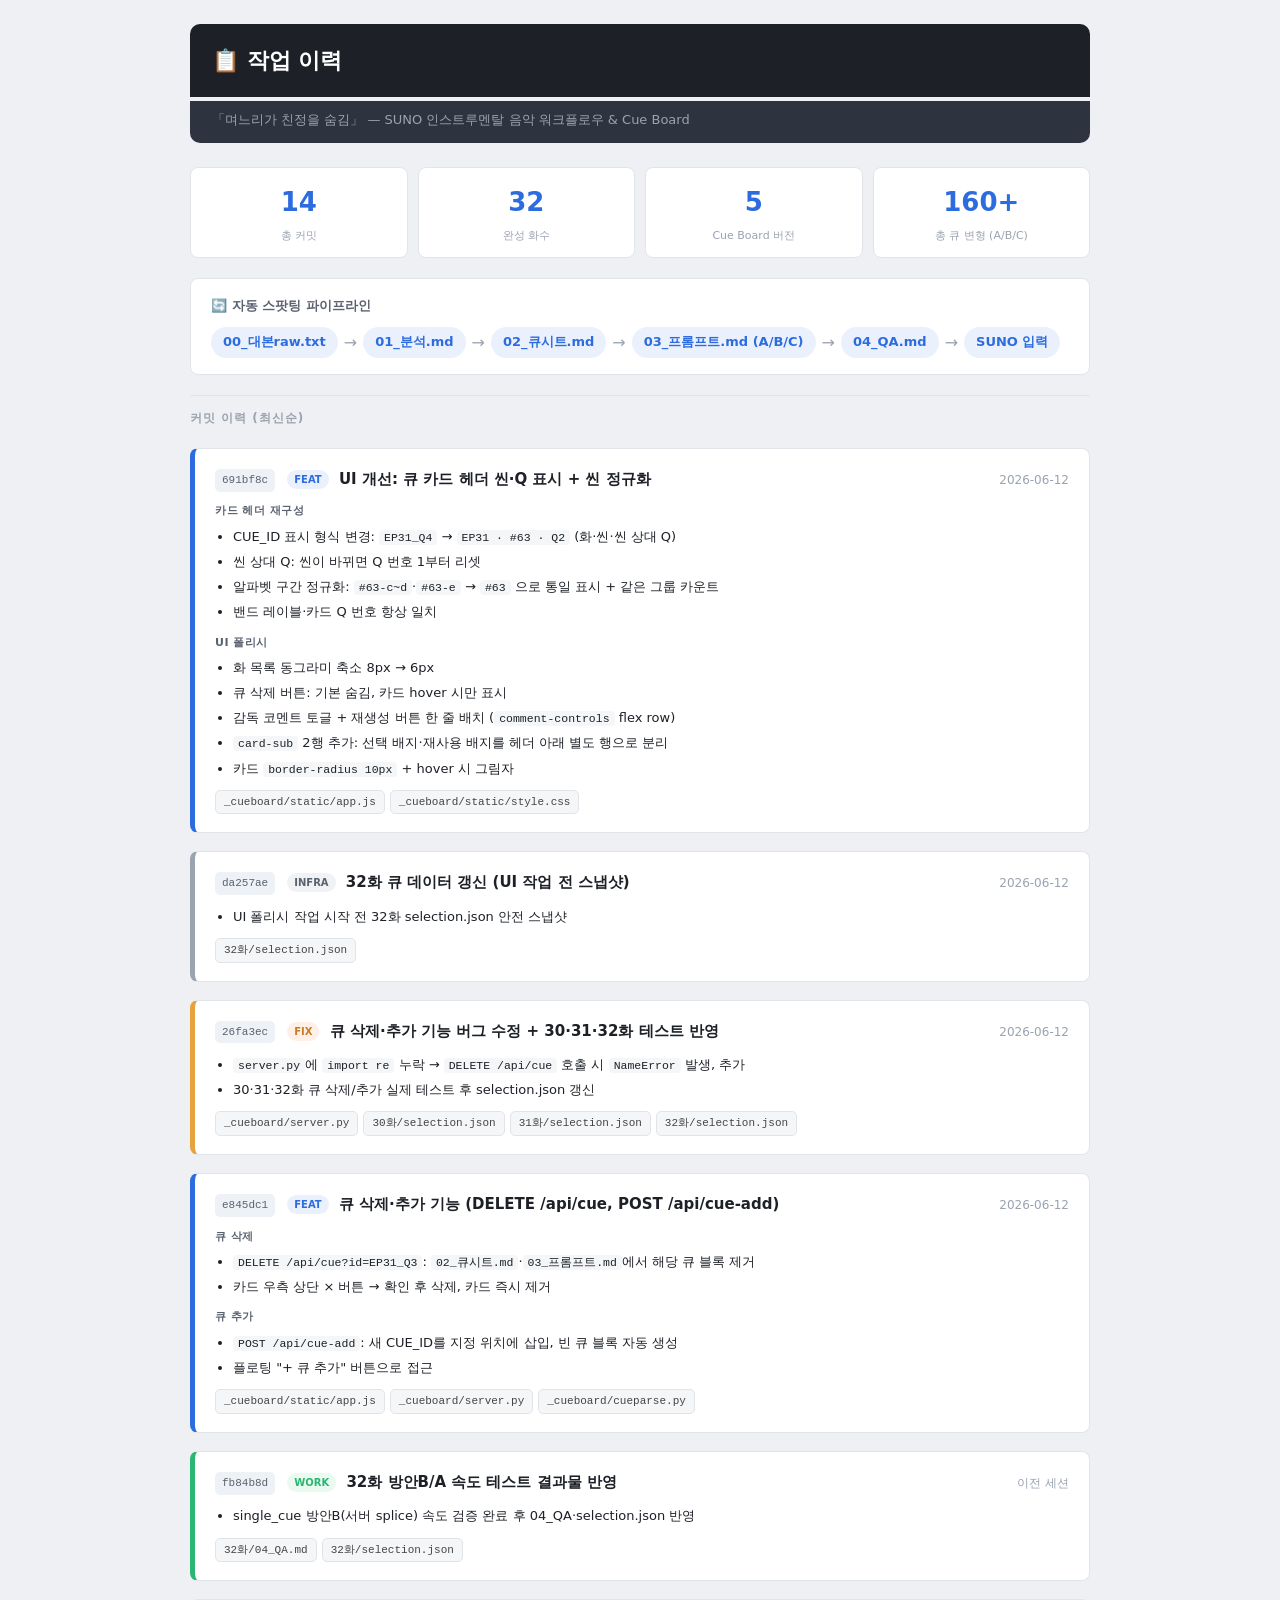
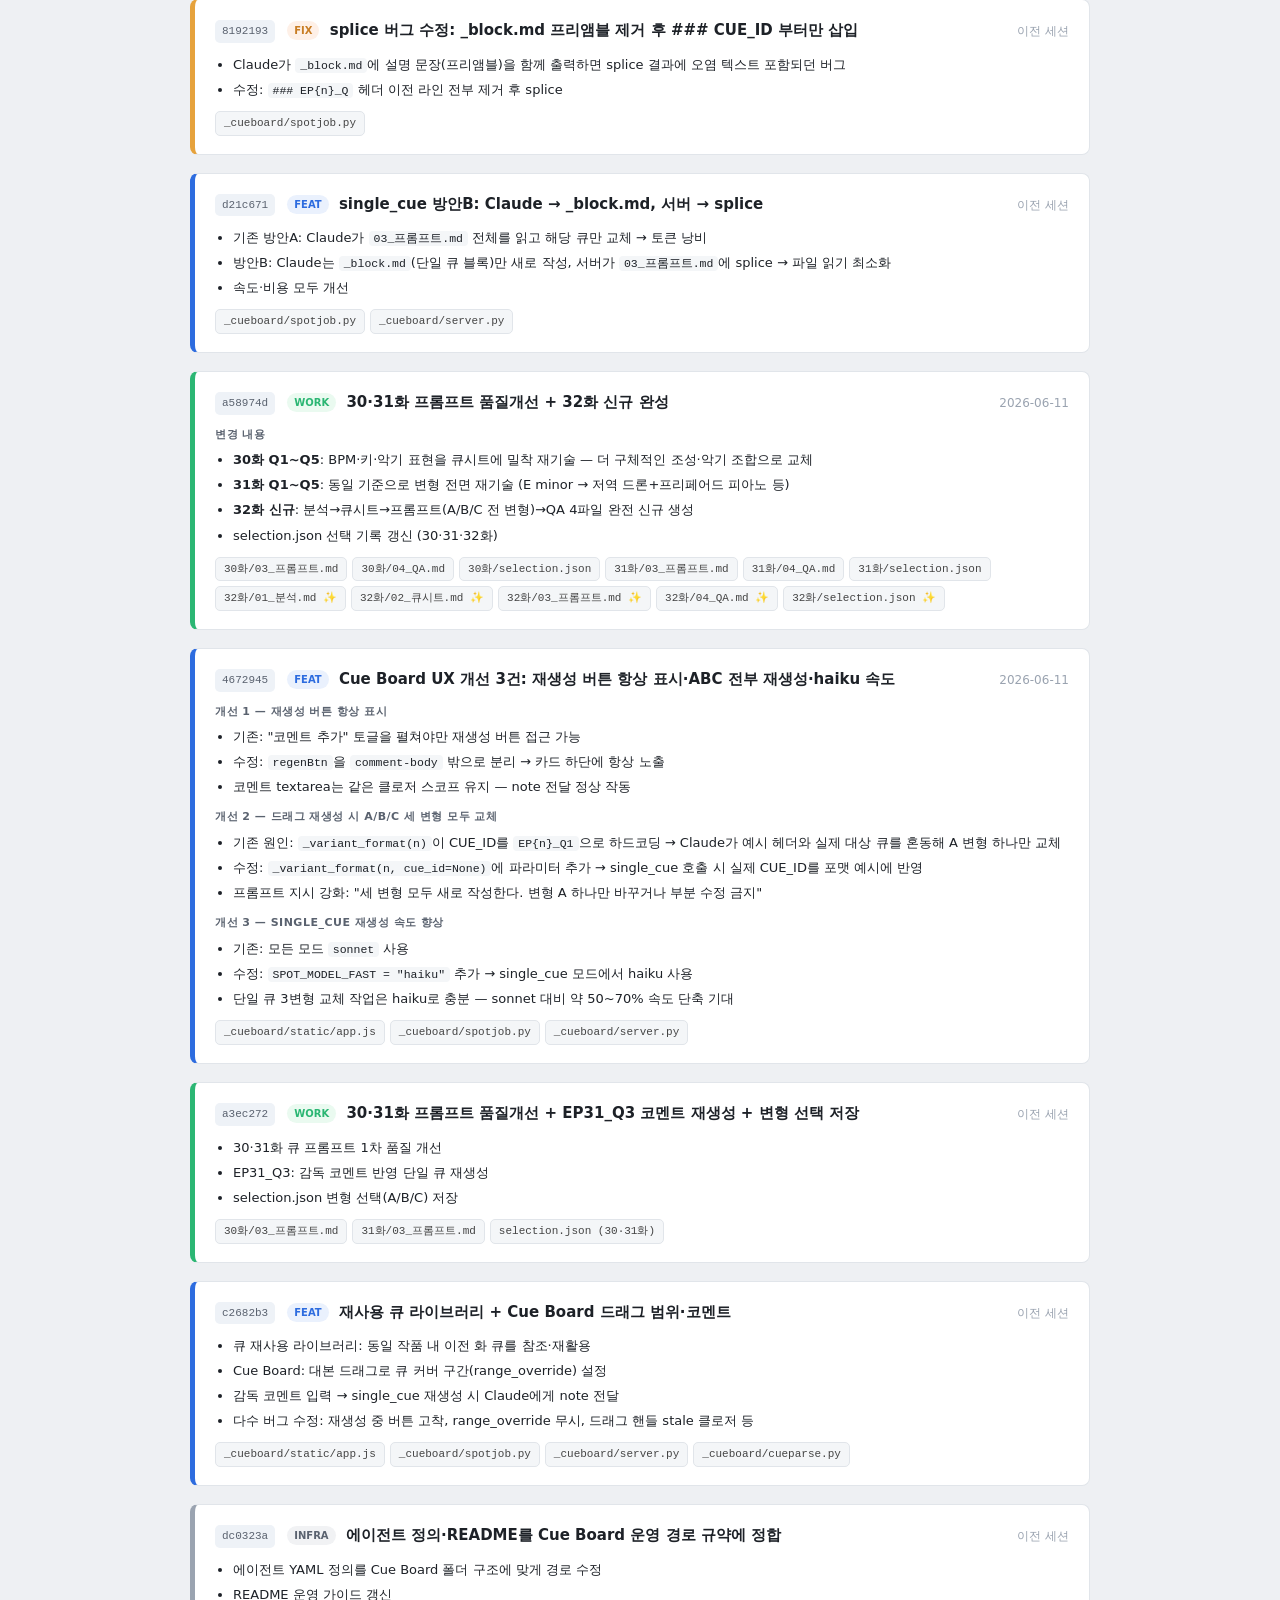
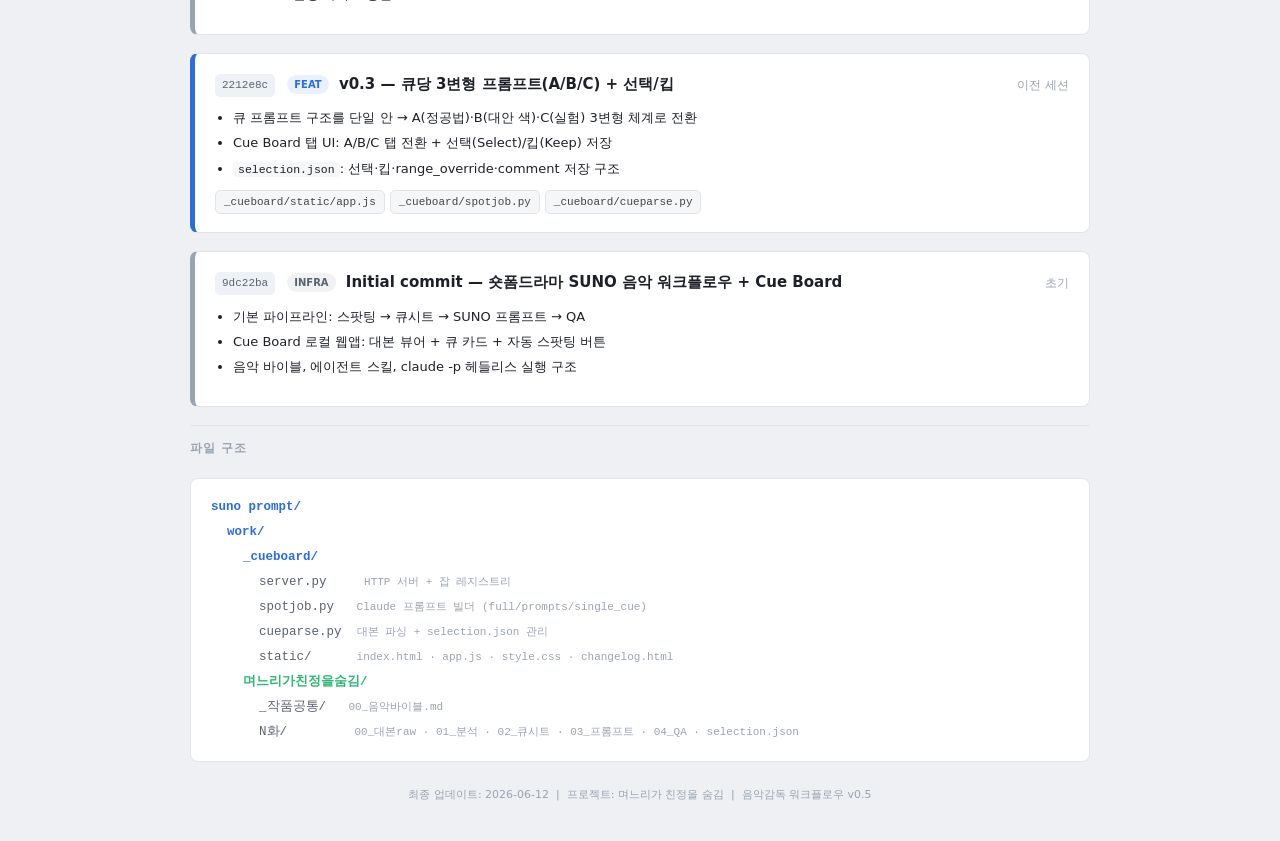
<file: work/_cueboard/static/changelog.html>
<!DOCTYPE html>
<html lang="ko">
<head>
<meta charset="UTF-8">
<meta name="viewport" content="width=device-width, initial-scale=1.0">
<title>작업 이력 — 며느리가 친정을 숨김 SUNO 워크플로우</title>
<style>
  * { box-sizing: border-box; }
  body {
    font-family: "Malgun Gothic", "Segoe UI", system-ui, sans-serif;
    background: #eef0f3; color: #1d2127; margin: 0; padding: 24px;
    line-height: 1.7;
  }
  .page { max-width: 900px; margin: 0 auto; }
  h1 {
    font-size: 22px; margin: 0 0 4px;
    background: #1d2127; color: #fff;
    padding: 18px 22px; border-radius: 10px 10px 0 0;
  }
  .subtitle {
    background: #2d3440; color: #9aa3b0;
    font-size: 13px; padding: 8px 22px 12px;
    border-radius: 0 0 10px 10px; margin-bottom: 24px;
  }
  .commit {
    background: #fff; border: 1px solid #e1e5ea;
    border-left: 5px solid #2d6cdf;
    border-radius: 8px; padding: 18px 20px; margin-bottom: 18px;
  }
  .commit.green  { border-left-color: #2bb673; }
  .commit.orange { border-left-color: #e6a23c; }
  .commit.gray   { border-left-color: #9aa3b0; }
  .commit-head {
    display: flex; align-items: flex-start; gap: 12px; margin-bottom: 10px;
  }
  .commit-hash {
    font-family: "Consolas", monospace; font-size: 11px;
    background: #eef2f7; color: #5a626f;
    padding: 2px 7px; border-radius: 5px; flex-shrink: 0; margin-top: 2px;
  }
  .commit-title { font-weight: 700; font-size: 15px; }
  .commit-date { font-size: 12px; color: #9aa3b0; margin-left: auto; flex-shrink: 0; margin-top: 3px; }
  .tag {
    display: inline-block; font-size: 10px; font-weight: 700;
    padding: 1px 7px; border-radius: 10px; margin-right: 5px; vertical-align: middle;
  }
  .tag.feat  { background: #eaf1fd; color: #2d6cdf; }
  .tag.fix   { background: #fef0e7; color: #c87d24; }
  .tag.work  { background: #eafaf0; color: #2bb673; }
  .tag.infra { background: #f1f2f4; color: #5a626f; }
  .section { margin-bottom: 10px; }
  .section-title {
    font-size: 11px; font-weight: 700; color: #5a626f;
    text-transform: uppercase; letter-spacing: .5px; margin-bottom: 5px;
  }
  ul { margin: 0; padding-left: 18px; }
  li { font-size: 13px; margin-bottom: 3px; }
  li code {
    font-family: "Consolas", monospace; font-size: 11.5px;
    background: #f4f6f8; padding: 1px 5px; border-radius: 4px; color: #1d2127;
  }
  .files {
    display: flex; flex-wrap: wrap; gap: 5px; margin-top: 8px;
  }
  .file {
    font-family: "Consolas", monospace; font-size: 11px;
    background: #f4f6f8; border: 1px solid #e1e5ea;
    padding: 2px 8px; border-radius: 5px; color: #444;
  }
  .divider {
    font-size: 12px; font-weight: 700; color: #9aa3b0;
    text-transform: uppercase; letter-spacing: 1px;
    padding: 12px 0 6px; border-top: 1px solid #e1e5ea; margin-bottom: 14px;
  }
  .stat-row {
    display: flex; gap: 10px; flex-wrap: wrap; margin-bottom: 20px;
  }
  .stat {
    background: #fff; border: 1px solid #e1e5ea; border-radius: 8px;
    padding: 12px 18px; text-align: center; flex: 1 1 100px;
  }
  .stat-num { font-size: 26px; font-weight: 800; color: #2d6cdf; }
  .stat-label { font-size: 11px; color: #9aa3b0; margin-top: 2px; }
  .workflow {
    background: #fff; border: 1px solid #e1e5ea; border-radius: 8px;
    padding: 16px 20px; margin-bottom: 20px;
  }
  .workflow h3 { margin: 0 0 10px; font-size: 13px; color: #5a626f; }
  .flow {
    display: flex; align-items: center; flex-wrap: wrap; gap: 6px; font-size: 13px;
  }
  .flow-step {
    background: #eaf1fd; color: #2d6cdf; font-weight: 700;
    padding: 4px 12px; border-radius: 20px;
  }
  .flow-arrow { color: #9aa3b0; font-size: 16px; }
  .footer { text-align: center; font-size: 11px; color: #9aa3b0; margin-top: 24px; padding-bottom: 12px; }
</style>
</head>
<body>
<div class="page">

<h1>📋 작업 이력</h1>
<div class="subtitle">「며느리가 친정을 숨김」 — SUNO 인스트루멘탈 음악 워크플로우 &amp; Cue Board</div>

<!-- 통계 -->
<div class="stat-row">
  <div class="stat"><div class="stat-num">14</div><div class="stat-label">총 커밋</div></div>
  <div class="stat"><div class="stat-num">32</div><div class="stat-label">완성 화수</div></div>
  <div class="stat"><div class="stat-num">5</div><div class="stat-label">Cue Board 버전</div></div>
  <div class="stat"><div class="stat-num">160+</div><div class="stat-label">총 큐 변형 (A/B/C)</div></div>
</div>

<!-- 워크플로우 -->
<div class="workflow">
  <h3>🔄 자동 스팟팅 파이프라인</h3>
  <div class="flow">
    <span class="flow-step">00_대본raw.txt</span>
    <span class="flow-arrow">→</span>
    <span class="flow-step">01_분석.md</span>
    <span class="flow-arrow">→</span>
    <span class="flow-step">02_큐시트.md</span>
    <span class="flow-arrow">→</span>
    <span class="flow-step">03_프롬프트.md (A/B/C)</span>
    <span class="flow-arrow">→</span>
    <span class="flow-step">04_QA.md</span>
    <span class="flow-arrow">→</span>
    <span class="flow-step">SUNO 입력</span>
  </div>
</div>

<div class="divider">커밋 이력 (최신순)</div>

<!-- 691bf8c -->
<div class="commit">
  <div class="commit-head">
    <span class="commit-hash">691bf8c</span>
    <span class="commit-title">
      <span class="tag feat">FEAT</span>
      UI 개선: 큐 카드 헤더 씬·Q 표시 + 씬 정규화
    </span>
    <span class="commit-date">2026-06-12</span>
  </div>
  <div class="section">
    <div class="section-title">카드 헤더 재구성</div>
    <ul>
      <li>CUE_ID 표시 형식 변경: <code>EP31_Q4</code> → <code>EP31 · #63 · Q2</code> (화·씬·씬 상대 Q)</li>
      <li>씬 상대 Q: 씬이 바뀌면 Q 번호 1부터 리셋</li>
      <li>알파벳 구간 정규화: <code>#63-c~d</code>·<code>#63-e</code> → <code>#63</code> 으로 통일 표시 + 같은 그룹 카운트</li>
      <li>밴드 레이블·카드 Q 번호 항상 일치</li>
    </ul>
  </div>
  <div class="section">
    <div class="section-title">UI 폴리시</div>
    <ul>
      <li>화 목록 동그라미 축소 8px → 6px</li>
      <li>큐 삭제 버튼: 기본 숨김, 카드 hover 시만 표시</li>
      <li>감독 코멘트 토글 + 재생성 버튼 한 줄 배치 (<code>comment-controls</code> flex row)</li>
      <li><code>card-sub</code> 2행 추가: 선택 배지·재사용 배지를 헤더 아래 별도 행으로 분리</li>
      <li>카드 <code>border-radius 10px</code> + hover 시 그림자</li>
    </ul>
  </div>
  <div class="files">
    <span class="file">_cueboard/static/app.js</span>
    <span class="file">_cueboard/static/style.css</span>
  </div>
</div>

<!-- da257ae -->
<div class="commit gray">
  <div class="commit-head">
    <span class="commit-hash">da257ae</span>
    <span class="commit-title">
      <span class="tag infra">INFRA</span>
      32화 큐 데이터 갱신 (UI 작업 전 스냅샷)
    </span>
    <span class="commit-date">2026-06-12</span>
  </div>
  <div class="section">
    <ul>
      <li>UI 폴리시 작업 시작 전 32화 selection.json 안전 스냅샷</li>
    </ul>
  </div>
  <div class="files">
    <span class="file">32화/selection.json</span>
  </div>
</div>

<!-- 26fa3ec -->
<div class="commit orange">
  <div class="commit-head">
    <span class="commit-hash">26fa3ec</span>
    <span class="commit-title">
      <span class="tag fix">FIX</span>
      큐 삭제·추가 기능 버그 수정 + 30·31·32화 테스트 반영
    </span>
    <span class="commit-date">2026-06-12</span>
  </div>
  <div class="section">
    <ul>
      <li><code>server.py</code>에 <code>import re</code> 누락 → <code>DELETE /api/cue</code> 호출 시 <code>NameError</code> 발생, 추가</li>
      <li>30·31·32화 큐 삭제/추가 실제 테스트 후 selection.json 갱신</li>
    </ul>
  </div>
  <div class="files">
    <span class="file">_cueboard/server.py</span>
    <span class="file">30화/selection.json</span>
    <span class="file">31화/selection.json</span>
    <span class="file">32화/selection.json</span>
  </div>
</div>

<!-- e845dc1 -->
<div class="commit">
  <div class="commit-head">
    <span class="commit-hash">e845dc1</span>
    <span class="commit-title">
      <span class="tag feat">FEAT</span>
      큐 삭제·추가 기능 (DELETE /api/cue, POST /api/cue-add)
    </span>
    <span class="commit-date">2026-06-12</span>
  </div>
  <div class="section">
    <div class="section-title">큐 삭제</div>
    <ul>
      <li><code>DELETE /api/cue?id=EP31_Q3</code>: <code>02_큐시트.md</code>·<code>03_프롬프트.md</code>에서 해당 큐 블록 제거</li>
      <li>카드 우측 상단 × 버튼 → 확인 후 삭제, 카드 즉시 제거</li>
    </ul>
  </div>
  <div class="section">
    <div class="section-title">큐 추가</div>
    <ul>
      <li><code>POST /api/cue-add</code>: 새 CUE_ID를 지정 위치에 삽입, 빈 큐 블록 자동 생성</li>
      <li>플로팅 "+ 큐 추가" 버튼으로 접근</li>
    </ul>
  </div>
  <div class="files">
    <span class="file">_cueboard/static/app.js</span>
    <span class="file">_cueboard/server.py</span>
    <span class="file">_cueboard/cueparse.py</span>
  </div>
</div>

<!-- fb84b8d -->
<div class="commit green">
  <div class="commit-head">
    <span class="commit-hash">fb84b8d</span>
    <span class="commit-title">
      <span class="tag work">WORK</span>
      32화 방안B/A 속도 테스트 결과물 반영
    </span>
    <span class="commit-date">이전 세션</span>
  </div>
  <div class="section">
    <ul>
      <li>single_cue 방안B(서버 splice) 속도 검증 완료 후 04_QA·selection.json 반영</li>
    </ul>
  </div>
  <div class="files">
    <span class="file">32화/04_QA.md</span>
    <span class="file">32화/selection.json</span>
  </div>
</div>

<!-- 8192193 -->
<div class="commit orange">
  <div class="commit-head">
    <span class="commit-hash">8192193</span>
    <span class="commit-title">
      <span class="tag fix">FIX</span>
      splice 버그 수정: _block.md 프리앰블 제거 후 ### CUE_ID 부터만 삽입
    </span>
    <span class="commit-date">이전 세션</span>
  </div>
  <div class="section">
    <ul>
      <li>Claude가 <code>_block.md</code>에 설명 문장(프리앰블)을 함께 출력하면 splice 결과에 오염 텍스트 포함되던 버그</li>
      <li>수정: <code>### EP{n}_Q</code> 헤더 이전 라인 전부 제거 후 splice</li>
    </ul>
  </div>
  <div class="files">
    <span class="file">_cueboard/spotjob.py</span>
  </div>
</div>

<!-- d21c671 -->
<div class="commit">
  <div class="commit-head">
    <span class="commit-hash">d21c671</span>
    <span class="commit-title">
      <span class="tag feat">FEAT</span>
      single_cue 방안B: Claude → _block.md, 서버 → splice
    </span>
    <span class="commit-date">이전 세션</span>
  </div>
  <div class="section">
    <ul>
      <li>기존 방안A: Claude가 <code>03_프롬프트.md</code> 전체를 읽고 해당 큐만 교체 → 토큰 낭비</li>
      <li>방안B: Claude는 <code>_block.md</code>(단일 큐 블록)만 새로 작성, 서버가 <code>03_프롬프트.md</code>에 splice → 파일 읽기 최소화</li>
      <li>속도·비용 모두 개선</li>
    </ul>
  </div>
  <div class="files">
    <span class="file">_cueboard/spotjob.py</span>
    <span class="file">_cueboard/server.py</span>
  </div>
</div>

<!-- a58974d -->
<div class="commit green">
  <div class="commit-head">
    <span class="commit-hash">a58974d</span>
    <span class="commit-title">
      <span class="tag work">WORK</span>
      30·31화 프롬프트 품질개선 + 32화 신규 완성
    </span>
    <span class="commit-date">2026-06-11</span>
  </div>
  <div class="section">
    <div class="section-title">변경 내용</div>
    <ul>
      <li><strong>30화 Q1~Q5</strong>: BPM·키·악기 표현을 큐시트에 밀착 재기술 — 더 구체적인 조성·악기 조합으로 교체</li>
      <li><strong>31화 Q1~Q5</strong>: 동일 기준으로 변형 전면 재기술 (E minor → 저역 드론+프리페어드 피아노 등)</li>
      <li><strong>32화 신규</strong>: 분석→큐시트→프롬프트(A/B/C 전 변형)→QA 4파일 완전 신규 생성</li>
      <li>selection.json 선택 기록 갱신 (30·31·32화)</li>
    </ul>
  </div>
  <div class="files">
    <span class="file">30화/03_프롬프트.md</span>
    <span class="file">30화/04_QA.md</span>
    <span class="file">30화/selection.json</span>
    <span class="file">31화/03_프롬프트.md</span>
    <span class="file">31화/04_QA.md</span>
    <span class="file">31화/selection.json</span>
    <span class="file">32화/01_분석.md ✨</span>
    <span class="file">32화/02_큐시트.md ✨</span>
    <span class="file">32화/03_프롬프트.md ✨</span>
    <span class="file">32화/04_QA.md ✨</span>
    <span class="file">32화/selection.json ✨</span>
  </div>
</div>

<!-- 4672945 -->
<div class="commit">
  <div class="commit-head">
    <span class="commit-hash">4672945</span>
    <span class="commit-title">
      <span class="tag feat">FEAT</span>
      Cue Board UX 개선 3건: 재생성 버튼 항상 표시·ABC 전부 재생성·haiku 속도
    </span>
    <span class="commit-date">2026-06-11</span>
  </div>
  <div class="section">
    <div class="section-title">개선 1 — 재생성 버튼 항상 표시</div>
    <ul>
      <li>기존: "코멘트 추가" 토글을 펼쳐야만 재생성 버튼 접근 가능</li>
      <li>수정: <code>regenBtn</code>을 <code>comment-body</code> 밖으로 분리 → 카드 하단에 항상 노출</li>
      <li>코멘트 textarea는 같은 클로저 스코프 유지 — note 전달 정상 작동</li>
    </ul>
  </div>
  <div class="section">
    <div class="section-title">개선 2 — 드래그 재생성 시 A/B/C 세 변형 모두 교체</div>
    <ul>
      <li>기존 원인: <code>_variant_format(n)</code>이 CUE_ID를 <code>EP{n}_Q1</code>으로 하드코딩 → Claude가 예시 헤더와 실제 대상 큐를 혼동해 A 변형 하나만 교체</li>
      <li>수정: <code>_variant_format(n, cue_id=None)</code>에 파라미터 추가 → single_cue 호출 시 실제 CUE_ID를 포맷 예시에 반영</li>
      <li>프롬프트 지시 강화: "세 변형 모두 새로 작성한다. 변형 A 하나만 바꾸거나 부분 수정 금지"</li>
    </ul>
  </div>
  <div class="section">
    <div class="section-title">개선 3 — single_cue 재생성 속도 향상</div>
    <ul>
      <li>기존: 모든 모드 <code>sonnet</code> 사용</li>
      <li>수정: <code>SPOT_MODEL_FAST = "haiku"</code> 추가 → single_cue 모드에서 haiku 사용</li>
      <li>단일 큐 3변형 교체 작업은 haiku로 충분 — sonnet 대비 약 50~70% 속도 단축 기대</li>
    </ul>
  </div>
  <div class="files">
    <span class="file">_cueboard/static/app.js</span>
    <span class="file">_cueboard/spotjob.py</span>
    <span class="file">_cueboard/server.py</span>
  </div>
</div>

<!-- a3ec272 -->
<div class="commit green">
  <div class="commit-head">
    <span class="commit-hash">a3ec272</span>
    <span class="commit-title">
      <span class="tag work">WORK</span>
      30·31화 프롬프트 품질개선 + EP31_Q3 코멘트 재생성 + 변형 선택 저장
    </span>
    <span class="commit-date">이전 세션</span>
  </div>
  <div class="section">
    <ul>
      <li>30·31화 큐 프롬프트 1차 품질 개선</li>
      <li>EP31_Q3: 감독 코멘트 반영 단일 큐 재생성</li>
      <li>selection.json 변형 선택(A/B/C) 저장</li>
    </ul>
  </div>
  <div class="files">
    <span class="file">30화/03_프롬프트.md</span>
    <span class="file">31화/03_프롬프트.md</span>
    <span class="file">selection.json (30·31화)</span>
  </div>
</div>

<!-- c2682b3 -->
<div class="commit">
  <div class="commit-head">
    <span class="commit-hash">c2682b3</span>
    <span class="commit-title">
      <span class="tag feat">FEAT</span>
      재사용 큐 라이브러리 + Cue Board 드래그 범위·코멘트
    </span>
    <span class="commit-date">이전 세션</span>
  </div>
  <div class="section">
    <ul>
      <li>큐 재사용 라이브러리: 동일 작품 내 이전 화 큐를 참조·재활용</li>
      <li>Cue Board: 대본 드래그로 큐 커버 구간(range_override) 설정</li>
      <li>감독 코멘트 입력 → single_cue 재생성 시 Claude에게 note 전달</li>
      <li>다수 버그 수정: 재생성 중 버튼 고착, range_override 무시, 드래그 핸들 stale 클로저 등</li>
    </ul>
  </div>
  <div class="files">
    <span class="file">_cueboard/static/app.js</span>
    <span class="file">_cueboard/spotjob.py</span>
    <span class="file">_cueboard/server.py</span>
    <span class="file">_cueboard/cueparse.py</span>
  </div>
</div>

<!-- dc0323a -->
<div class="commit gray">
  <div class="commit-head">
    <span class="commit-hash">dc0323a</span>
    <span class="commit-title">
      <span class="tag infra">INFRA</span>
      에이전트 정의·README를 Cue Board 운영 경로 규약에 정합
    </span>
    <span class="commit-date">이전 세션</span>
  </div>
  <div class="section">
    <ul>
      <li>에이전트 YAML 정의를 Cue Board 폴더 구조에 맞게 경로 수정</li>
      <li>README 운영 가이드 갱신</li>
    </ul>
  </div>
</div>

<!-- 2212e8c -->
<div class="commit">
  <div class="commit-head">
    <span class="commit-hash">2212e8c</span>
    <span class="commit-title">
      <span class="tag feat">FEAT</span>
      v0.3 — 큐당 3변형 프롬프트(A/B/C) + 선택/킵
    </span>
    <span class="commit-date">이전 세션</span>
  </div>
  <div class="section">
    <ul>
      <li>큐 프롬프트 구조를 단일 안 → A(정공법)·B(대안 색)·C(실험) 3변형 체계로 전환</li>
      <li>Cue Board 탭 UI: A/B/C 탭 전환 + 선택(Select)/킵(Keep) 저장</li>
      <li><code>selection.json</code>: 선택·킵·range_override·comment 저장 구조</li>
    </ul>
  </div>
  <div class="files">
    <span class="file">_cueboard/static/app.js</span>
    <span class="file">_cueboard/spotjob.py</span>
    <span class="file">_cueboard/cueparse.py</span>
  </div>
</div>

<!-- 9dc22ba -->
<div class="commit gray">
  <div class="commit-head">
    <span class="commit-hash">9dc22ba</span>
    <span class="commit-title">
      <span class="tag infra">INFRA</span>
      Initial commit — 숏폼드라마 SUNO 음악 워크플로우 + Cue Board
    </span>
    <span class="commit-date">초기</span>
  </div>
  <div class="section">
    <ul>
      <li>기본 파이프라인: 스팟팅 → 큐시트 → SUNO 프롬프트 → QA</li>
      <li>Cue Board 로컬 웹앱: 대본 뷰어 + 큐 카드 + 자동 스팟팅 버튼</li>
      <li>음악 바이블, 에이전트 스킬, claude -p 헤들리스 실행 구조</li>
    </ul>
  </div>
</div>

<div class="divider">파일 구조</div>

<div style="background:#fff;border:1px solid #e1e5ea;border-radius:8px;padding:16px 20px;margin-bottom:20px;">
  <div style="font-family:'Consolas',monospace;font-size:12.5px;line-height:2;color:#1d2127;">
    <div style="color:#2d6cdf;font-weight:700;">suno prompt/</div>
    <div style="padding-left:16px;">
      <div style="color:#2d6cdf;font-weight:700;">work/</div>
      <div style="padding-left:16px;">
        <div style="color:#2d6cdf;font-weight:700;">_cueboard/</div>
        <div style="padding-left:16px;color:#5a626f;">
          server.py &nbsp;&nbsp;&nbsp;&nbsp;<span style="color:#9aa3b0;font-size:11px;">HTTP 서버 + 잡 레지스트리</span><br>
          spotjob.py &nbsp;&nbsp;<span style="color:#9aa3b0;font-size:11px;">Claude 프롬프트 빌더 (full/prompts/single_cue)</span><br>
          cueparse.py &nbsp;<span style="color:#9aa3b0;font-size:11px;">대본 파싱 + selection.json 관리</span><br>
          static/ &nbsp;&nbsp;&nbsp;&nbsp;&nbsp;<span style="color:#9aa3b0;font-size:11px;">index.html · app.js · style.css · changelog.html</span>
        </div>
        <div style="color:#2bb673;font-weight:700;">며느리가친정을숨김/</div>
        <div style="padding-left:16px;color:#5a626f;">
          _작품공통/ &nbsp;&nbsp;<span style="color:#9aa3b0;font-size:11px;">00_음악바이블.md</span><br>
          N화/ &nbsp;&nbsp;&nbsp;&nbsp;&nbsp;&nbsp;&nbsp;&nbsp;<span style="color:#9aa3b0;font-size:11px;">00_대본raw · 01_분석 · 02_큐시트 · 03_프롬프트 · 04_QA · selection.json</span>
        </div>
      </div>
    </div>
  </div>
</div>

<div class="footer">
  최종 업데이트: 2026-06-12 &nbsp;|&nbsp; 프로젝트: 며느리가 친정을 숨김 &nbsp;|&nbsp; 음악감독 워크플로우 v0.5
</div>

</div>
</body>
</html>
</file>
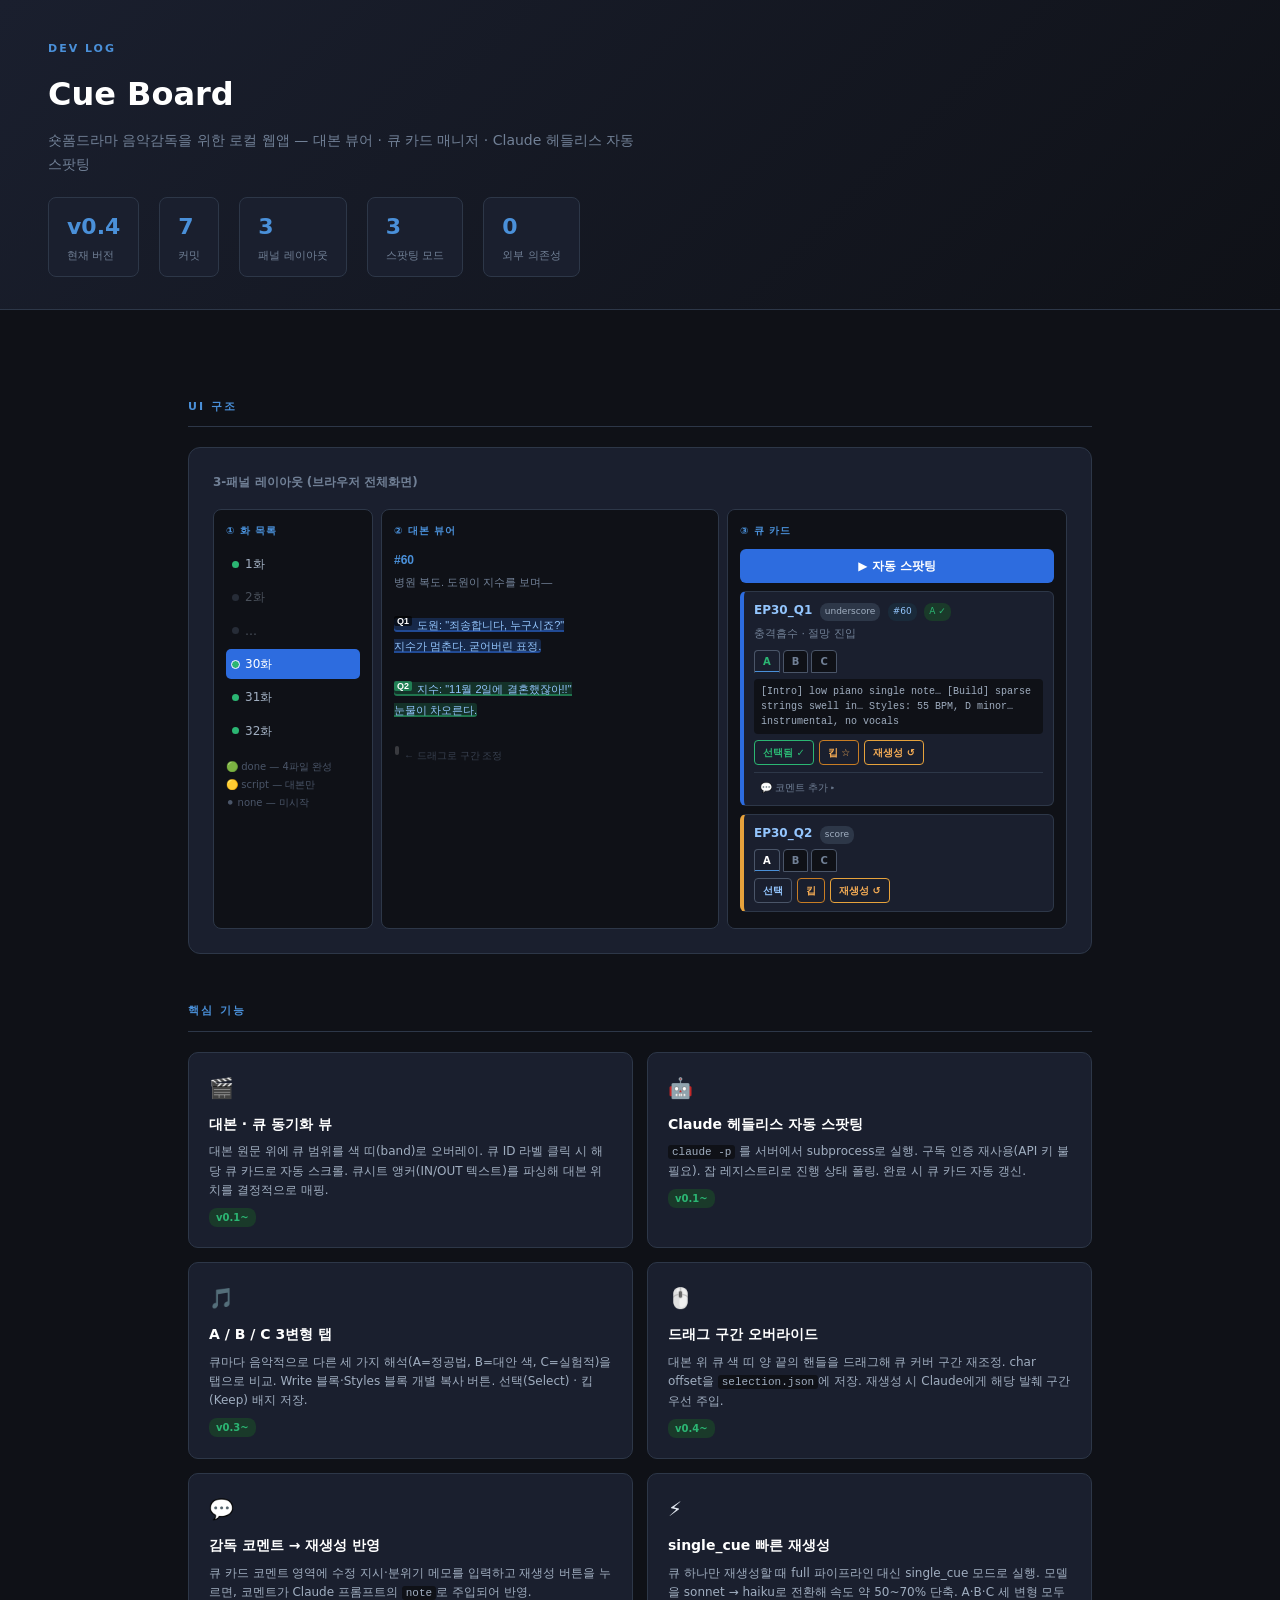
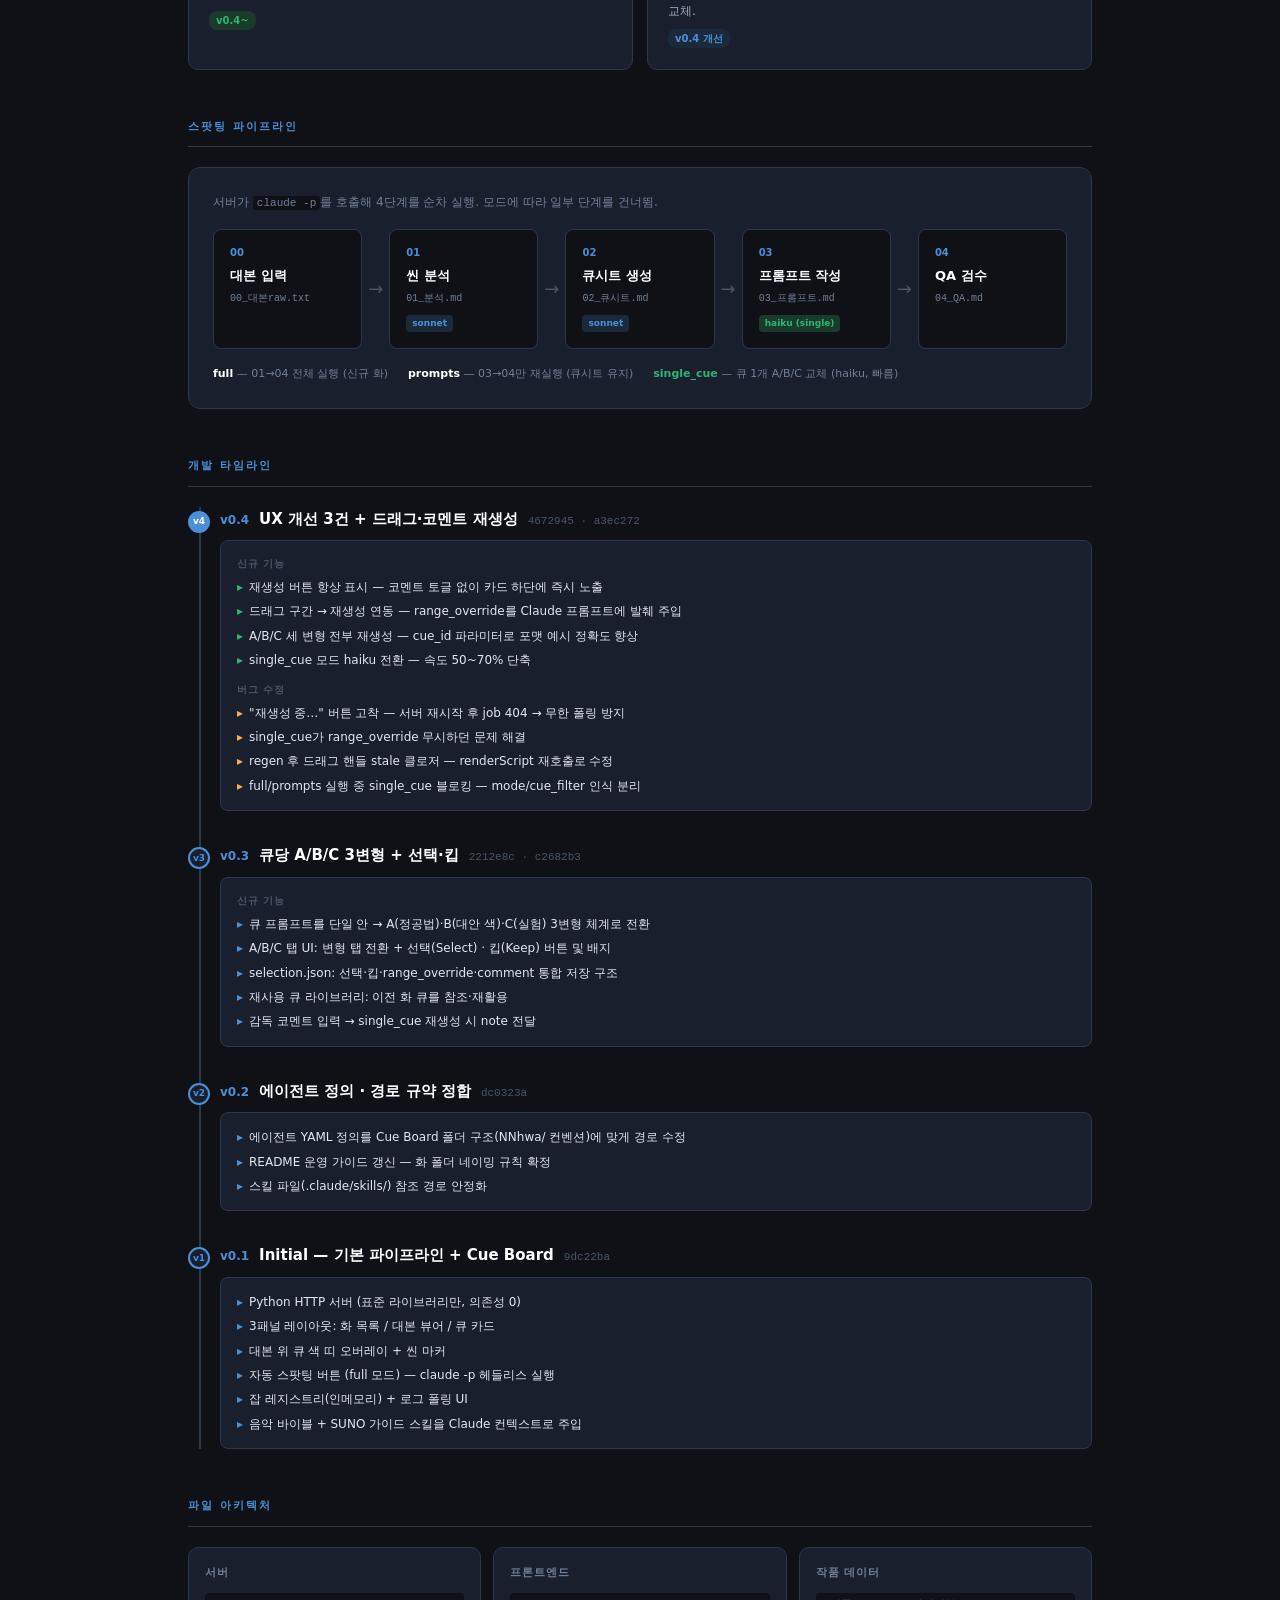
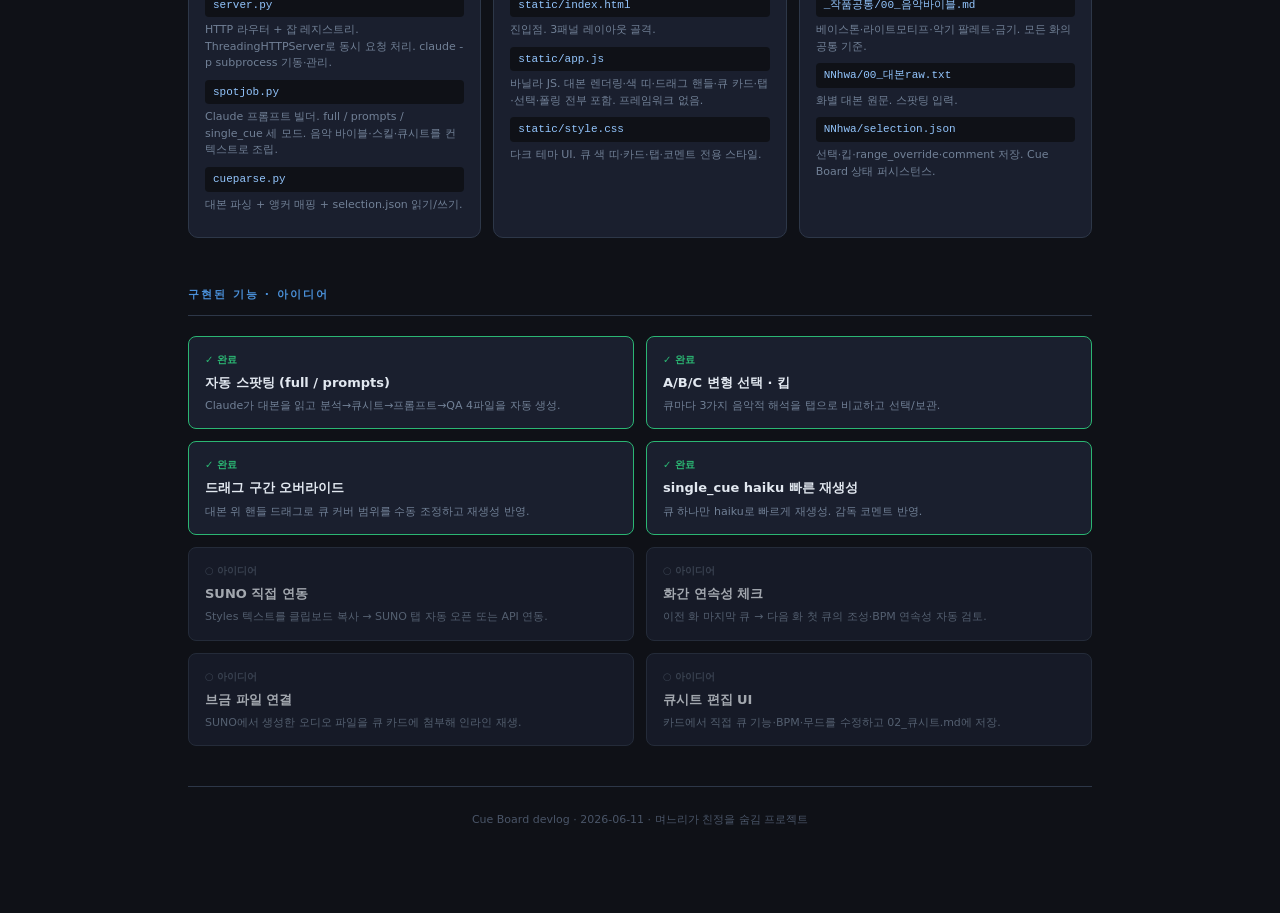
<file: work/_cueboard/static/devlog.html>
<!DOCTYPE html>
<html lang="ko">
<head>
<meta charset="UTF-8">
<meta name="viewport" content="width=device-width, initial-scale=1.0">
<title>Cue Board — 앱 개발 기록</title>
<style>
  * { box-sizing: border-box; }
  body {
    font-family: "Malgun Gothic", "Segoe UI", system-ui, sans-serif;
    background: #0f1117; color: #e2e8f0; margin: 0; padding: 0;
    line-height: 1.7;
  }

  /* ─── 헤더 ─── */
  .hero {
    background: linear-gradient(135deg, #1a1f2e 0%, #0f1117 100%);
    border-bottom: 1px solid #2d3748;
    padding: 40px 48px 32px;
  }
  .hero-label { font-size: 11px; font-weight: 700; color: #4a90d9; letter-spacing: 2px; text-transform: uppercase; margin-bottom: 8px; }
  .hero h1 { font-size: 32px; font-weight: 800; margin: 0 0 8px; color: #fff; }
  .hero-sub { font-size: 14px; color: #718096; max-width: 600px; }
  .hero-meta { display: flex; gap: 20px; margin-top: 20px; flex-wrap: wrap; }
  .hero-stat { background: #1a1f2e; border: 1px solid #2d3748; border-radius: 8px; padding: 10px 18px; }
  .hero-stat-num { font-size: 22px; font-weight: 800; color: #4a90d9; }
  .hero-stat-label { font-size: 11px; color: #718096; margin-top: 2px; }

  /* ─── 컨텐츠 ─── */
  .page { max-width: 1000px; margin: 0 auto; padding: 40px 48px 60px; }

  /* ─── 섹션 타이틀 ─── */
  .sec-title {
    font-size: 11px; font-weight: 700; color: #4a90d9;
    letter-spacing: 2px; text-transform: uppercase;
    margin: 48px 0 20px; padding-bottom: 10px;
    border-bottom: 1px solid #2d3748;
  }

  /* ─── UI 레이아웃 다이어그램 ─── */
  .ui-diagram {
    background: #1a1f2e; border: 1px solid #2d3748; border-radius: 12px;
    padding: 24px; margin-bottom: 32px;
  }
  .ui-diagram-title { font-size: 12px; font-weight: 700; color: #718096; margin-bottom: 16px; }
  .ui-panels { display: grid; grid-template-columns: 160px 1fr 340px; gap: 8px; height: 420px; }
  .ui-panel {
    background: #0f1117; border: 1px solid #2d3748; border-radius: 8px;
    padding: 12px; overflow: hidden; position: relative;
  }
  .ui-panel-name {
    font-size: 10px; font-weight: 700; color: #4a90d9;
    letter-spacing: 1px; text-transform: uppercase; margin-bottom: 10px;
  }
  .ui-ep-item {
    display: flex; align-items: center; gap: 6px;
    padding: 5px 6px; border-radius: 5px; margin-bottom: 3px; font-size: 12px;
  }
  .ui-ep-item.active { background: #2d6cdf; color: #fff; }
  .ui-ep-item:not(.active) { color: #a0aec0; }
  .ep-dot { width: 7px; height: 7px; border-radius: 50%; background: #2bb673; flex-shrink: 0; }
  .ep-dot.pending { background: #e6a23c; }
  .ep-dot.none { background: #4a5568; }

  .ui-script-text {
    font-size: 11px; color: #718096; line-height: 1.9;
    font-family: "Malgun Gothic", sans-serif;
  }
  .ui-band {
    display: inline; background: rgba(45,108,223,0.25);
    border-radius: 3px; padding: 1px 0;
    box-shadow: inset 0 -2px 0 rgba(45,108,223,.5);
    color: #93c5fd;
  }
  .ui-band-label {
    font-size: 9px; font-weight: 700; vertical-align: super;
    background: rgba(0,0,0,.6); color: #fff;
    padding: 0 3px; border-radius: 2px; margin-right: 2px;
  }
  .ui-scene { color: #4a90d9; font-weight: 700; font-size: 12px; }

  .ui-card {
    background: #1a1f2e; border: 1px solid #2d3748; border-left: 4px solid #2d6cdf;
    border-radius: 6px; padding: 8px 10px; margin-bottom: 8px; font-size: 11px;
  }
  .ui-cid { font-weight: 800; color: #93c5fd; font-size: 12px; }
  .ui-badge {
    display: inline-block; font-size: 9px; padding: 1px 5px;
    border-radius: 8px; background: #2d3748; color: #a0aec0; margin-left: 4px;
  }
  .ui-badge.green { background: #1a3a2a; color: #2bb673; }
  .ui-tabs { display: flex; gap: 3px; margin: 6px 0; }
  .ui-tab {
    font-size: 10px; font-weight: 700; padding: 2px 8px;
    border: 1px solid #4a5568; border-radius: 4px 4px 0 0;
    color: #718096; background: #0f1117;
  }
  .ui-tab.active { background: #1a1f2e; color: #fff; border-bottom-color: #1a1f2e; box-shadow: 0 -1px 0 #4a90d9 inset; }
  .ui-tab.sel { color: #2bb673; }
  .ui-pre {
    background: #0f1117; border-radius: 4px; padding: 5px 7px;
    font-size: 10px; font-family: "Consolas", monospace; color: #a0aec0;
    line-height: 1.5; margin: 4px 0;
  }
  .ui-btns { display: flex; gap: 5px; margin-top: 6px; }
  .ui-btn {
    font-size: 10px; font-weight: 700; padding: 3px 8px;
    border-radius: 4px; border: 1px solid #4a5568;
    background: #1a1f2e; color: #93c5fd;
  }
  .ui-btn.orange { border-color: #c87d24; color: #f6ad55; }
  .ui-btn.regen { border-color: #e6a23c; color: #f6ad55; }

  /* ─── 기능 카드 ─── */
  .feature-grid { display: grid; grid-template-columns: 1fr 1fr; gap: 14px; margin-bottom: 32px; }
  .feature-card {
    background: #1a1f2e; border: 1px solid #2d3748; border-radius: 10px; padding: 18px 20px;
  }
  .feature-icon { font-size: 20px; margin-bottom: 8px; }
  .feature-title { font-size: 14px; font-weight: 700; color: #fff; margin-bottom: 6px; }
  .feature-desc { font-size: 12px; color: #a0aec0; line-height: 1.6; }
  .feature-tag {
    display: inline-block; font-size: 10px; font-weight: 700;
    padding: 1px 7px; border-radius: 8px; margin-top: 8px;
  }
  .tag-new { background: #1a3a2a; color: #2bb673; }
  .tag-improved { background: #1a2a3a; color: #4a90d9; }
  .tag-fixed { background: #3a2a1a; color: #f6ad55; }

  /* ─── 타임라인 ─── */
  .timeline { position: relative; padding-left: 32px; }
  .timeline::before {
    content: ''; position: absolute; left: 11px; top: 0; bottom: 0;
    width: 2px; background: #2d3748;
  }
  .tl-item { position: relative; margin-bottom: 32px; }
  .tl-dot {
    position: absolute; left: -32px; top: 4px;
    width: 22px; height: 22px; border-radius: 50%;
    background: #1a1f2e; border: 2px solid #4a90d9;
    display: flex; align-items: center; justify-content: center;
    font-size: 9px; font-weight: 800; color: #4a90d9;
  }
  .tl-dot.latest { background: #4a90d9; color: #fff; border-color: #4a90d9; }
  .tl-header { display: flex; align-items: baseline; gap: 10px; margin-bottom: 8px; }
  .tl-version { font-size: 12px; font-weight: 800; color: #4a90d9; }
  .tl-title { font-size: 15px; font-weight: 700; color: #fff; }
  .tl-hash { font-family: "Consolas", monospace; font-size: 11px; color: #4a5568; }
  .tl-body { background: #1a1f2e; border: 1px solid #2d3748; border-radius: 8px; padding: 14px 16px; }
  .tl-section { margin-bottom: 10px; }
  .tl-section:last-child { margin-bottom: 0; }
  .tl-section-title { font-size: 10px; font-weight: 700; color: #4a5568; letter-spacing: 1px; text-transform: uppercase; margin-bottom: 5px; }
  .tl-items { display: flex; flex-direction: column; gap: 4px; }
  .tl-feat { font-size: 12px; color: #e2e8f0; padding-left: 12px; position: relative; }
  .tl-feat::before { content: '▸'; position: absolute; left: 0; color: #4a90d9; }
  .tl-feat.fix::before { color: #f6ad55; }
  .tl-feat.upg::before { color: #2bb673; }

  /* ─── 파이프라인 ─── */
  .pipeline {
    background: #1a1f2e; border: 1px solid #2d3748; border-radius: 12px;
    padding: 24px; margin-bottom: 32px;
  }
  .pipe-steps { display: flex; align-items: stretch; flex-wrap: wrap; gap: 0; }
  .pipe-step {
    background: #0f1117; border: 1px solid #2d3748; border-radius: 8px;
    padding: 14px 16px; flex: 1 1 100px; min-width: 100px;
  }
  .pipe-arrow { display: flex; align-items: center; padding: 0 6px; color: #4a5568; font-size: 18px; }
  .pipe-num { font-size: 10px; font-weight: 700; color: #4a90d9; margin-bottom: 4px; }
  .pipe-name { font-size: 13px; font-weight: 700; color: #fff; }
  .pipe-file { font-size: 10px; font-family: "Consolas", monospace; color: #718096; margin-top: 3px; }
  .pipe-model {
    display: inline-block; margin-top: 6px; font-size: 9px; font-weight: 700;
    padding: 1px 6px; border-radius: 4px; background: #2d3748; color: #a0aec0;
  }
  .pipe-model.haiku { background: #1a3a2a; color: #2bb673; }
  .pipe-model.sonnet { background: #1a2a3a; color: #4a90d9; }

  /* ─── 아키텍처 ─── */
  .arch-grid { display: grid; grid-template-columns: 1fr 1fr 1fr; gap: 12px; }
  .arch-card {
    background: #1a1f2e; border: 1px solid #2d3748; border-radius: 10px; padding: 16px;
  }
  .arch-title { font-size: 11px; font-weight: 700; color: #718096; letter-spacing: 1px; text-transform: uppercase; margin-bottom: 10px; }
  .arch-file {
    font-family: "Consolas", monospace; font-size: 11px; color: #93c5fd;
    background: #0f1117; padding: 3px 8px; border-radius: 4px; margin-bottom: 5px;
    display: block;
  }
  .arch-desc { font-size: 11px; color: #718096; margin-bottom: 8px; line-height: 1.5; }

  /* ─── 다음 단계 ─── */
  .roadmap { display: grid; grid-template-columns: 1fr 1fr; gap: 12px; }
  .road-card {
    background: #1a1f2e; border: 1px solid #2d3748; border-radius: 8px; padding: 14px 16px;
    opacity: 0.7;
  }
  .road-card.done { opacity: 1; border-color: #2bb673; }
  .road-status { font-size: 10px; font-weight: 700; margin-bottom: 4px; }
  .road-status.done { color: #2bb673; }
  .road-status.todo { color: #4a5568; }
  .road-title { font-size: 13px; font-weight: 700; color: #e2e8f0; margin-bottom: 4px; }
  .road-desc { font-size: 11px; color: #718096; line-height: 1.5; }

  .footer { text-align: center; font-size: 11px; color: #4a5568; padding: 24px 0; border-top: 1px solid #2d3748; margin-top: 40px; }
</style>
</head>
<body>

<!-- 헤더 -->
<div class="hero">
  <div class="hero-label">Dev Log</div>
  <h1>Cue Board</h1>
  <div class="hero-sub">숏폼드라마 음악감독을 위한 로컬 웹앱 — 대본 뷰어 · 큐 카드 매니저 · Claude 헤들리스 자동 스팟팅</div>
  <div class="hero-meta">
    <div class="hero-stat">
      <div class="hero-stat-num">v0.4</div>
      <div class="hero-stat-label">현재 버전</div>
    </div>
    <div class="hero-stat">
      <div class="hero-stat-num">7</div>
      <div class="hero-stat-label">커밋</div>
    </div>
    <div class="hero-stat">
      <div class="hero-stat-num">3</div>
      <div class="hero-stat-label">패널 레이아웃</div>
    </div>
    <div class="hero-stat">
      <div class="hero-stat-num">3</div>
      <div class="hero-stat-label">스팟팅 모드</div>
    </div>
    <div class="hero-stat">
      <div class="hero-stat-num">0</div>
      <div class="hero-stat-label">외부 의존성</div>
    </div>
  </div>
</div>

<div class="page">

<!-- UI 구조 -->
<div class="sec-title">UI 구조</div>

<div class="ui-diagram">
  <div class="ui-diagram-title">3-패널 레이아웃 (브라우저 전체화면)</div>
  <div class="ui-panels">

    <!-- 왼쪽: 화 목록 -->
    <div class="ui-panel">
      <div class="ui-panel-name">① 화 목록</div>
      <div class="ui-ep-item"><span class="ep-dot"></span> 1화</div>
      <div class="ui-ep-item" style="opacity:.4"><span class="ep-dot none"></span> 2화</div>
      <div class="ui-ep-item" style="opacity:.4"><span class="ep-dot none"></span> …</div>
      <div class="ui-ep-item active"><span class="ep-dot" style="outline:1px solid #fff"></span> 30화</div>
      <div class="ui-ep-item"><span class="ep-dot"></span> 31화</div>
      <div class="ui-ep-item"><span class="ep-dot"></span> 32화</div>
      <div style="margin-top:12px;font-size:10px;color:#4a5568;line-height:1.8;">
        🟢 done — 4파일 완성<br>
        🟡 script — 대본만<br>
        ⚫ none — 미시작
      </div>
    </div>

    <!-- 가운데: 대본 뷰어 -->
    <div class="ui-panel">
      <div class="ui-panel-name">② 대본 뷰어</div>
      <div class="ui-script-text">
        <span class="ui-scene">#60</span><br>
        병원 복도. 도원이 지수를 보며—<br><br>
        <span class="ui-band">
          <span class="ui-band-label">Q1</span>
          도원: "죄송합니다, 누구시죠?"<br>
          지수가 멈춘다. 굳어버린 표정.<br>
        </span>
        <br>
        <span class="ui-band" style="background:rgba(43,182,115,.2);box-shadow:inset 0 -2px 0 rgba(43,182,115,.5);">
          <span class="ui-band-label" style="background:rgba(43,182,115,.6);">Q2</span>
          지수: "11월 2일에 결혼했잖아!!"<br>
          눈물이 차오른다.<br>
        </span>
        <br>
        <div style="display:flex;gap:4px;margin-top:4px;opacity:.7">
          <div style="width:4px;height:0.85em;background:rgba(255,255,255,.25);border-radius:2px;cursor:ew-resize;display:inline-block;vertical-align:middle;margin:0 1px;"></div>
          <span style="font-size:10px;color:#4a5568;">← 드래그로 구간 조정</span>
        </div>
      </div>
    </div>

    <!-- 오른쪽: 큐 카드 -->
    <div class="ui-panel" style="overflow-y:auto;">
      <div class="ui-panel-name">③ 큐 카드</div>

      <!-- 스팟팅 버튼 -->
      <div style="background:#2d6cdf;border-radius:6px;padding:7px 10px;text-align:center;font-size:12px;font-weight:700;color:#fff;margin-bottom:8px;">
        ▶ 자동 스팟팅
      </div>

      <!-- 카드 1 -->
      <div class="ui-card">
        <div>
          <span class="ui-cid">EP30_Q1</span>
          <span class="ui-badge">underscore</span>
          <span class="ui-badge" style="background:#1a2a3a;color:#93c5fd;">#60</span>
          <span class="ui-badge green">A ✓</span>
        </div>
        <div style="font-size:11px;color:#718096;margin:4px 0;">충격흡수 · 절망 진입</div>
        <div class="ui-tabs">
          <div class="ui-tab active sel">A</div>
          <div class="ui-tab">B</div>
          <div class="ui-tab">C</div>
        </div>
        <div class="ui-pre">[Intro] low piano single note…
[Build] sparse strings swell in…
Styles: 55 BPM, D minor…
instrumental, no vocals</div>
        <div class="ui-btns">
          <div class="ui-btn" style="color:#2bb673;border-color:#2bb673;">선택됨 ✓</div>
          <div class="ui-btn orange">킵 ☆</div>
          <div class="ui-btn regen">재생성 ↺</div>
        </div>
        <!-- 코멘트 -->
        <div style="border-top:1px solid #2d3748;margin-top:7px;padding-top:6px;">
          <button style="font-size:10px;color:#718096;background:none;border:none;cursor:pointer;">💬 코멘트 추가 ▸</button>
        </div>
      </div>

      <!-- 카드 2 (축약) -->
      <div class="ui-card" style="border-left-color:#e6a23c;">
        <span class="ui-cid">EP30_Q2</span>
        <span class="ui-badge">score</span>
        <div class="ui-tabs" style="margin-top:5px;">
          <div class="ui-tab active">A</div>
          <div class="ui-tab">B</div>
          <div class="ui-tab">C</div>
        </div>
        <div class="ui-btns">
          <div class="ui-btn">선택</div>
          <div class="ui-btn orange">킵</div>
          <div class="ui-btn regen">재생성 ↺</div>
        </div>
      </div>

      <div style="text-align:center;font-size:10px;color:#4a5568;padding:4px;">… Q3 · Q4 · Q5</div>
    </div>

  </div>
</div>

<!-- 핵심 기능 -->
<div class="sec-title">핵심 기능</div>

<div class="feature-grid">

  <div class="feature-card">
    <div class="feature-icon">🎬</div>
    <div class="feature-title">대본 · 큐 동기화 뷰</div>
    <div class="feature-desc">대본 원문 위에 큐 범위를 색 띠(band)로 오버레이. 큐 ID 라벨 클릭 시 해당 큐 카드로 자동 스크롤. 큐시트 앵커(IN/OUT 텍스트)를 파싱해 대본 위치를 결정적으로 매핑.</div>
    <span class="feature-tag tag-new">v0.1~</span>
  </div>

  <div class="feature-card">
    <div class="feature-icon">🤖</div>
    <div class="feature-title">Claude 헤들리스 자동 스팟팅</div>
    <div class="feature-desc"><code style="font-size:11px;background:#0f1117;padding:1px 4px;border-radius:3px;">claude -p</code> 를 서버에서 subprocess로 실행. 구독 인증 재사용(API 키 불필요). 잡 레지스트리로 진행 상태 폴링. 완료 시 큐 카드 자동 갱신.</div>
    <span class="feature-tag tag-new">v0.1~</span>
  </div>

  <div class="feature-card">
    <div class="feature-icon">🎵</div>
    <div class="feature-title">A / B / C 3변형 탭</div>
    <div class="feature-desc">큐마다 음악적으로 다른 세 가지 해석(A=정공법, B=대안 색, C=실험적)을 탭으로 비교. Write 블록·Styles 블록 개별 복사 버튼. 선택(Select) · 킵(Keep) 배지 저장.</div>
    <span class="feature-tag tag-new">v0.3~</span>
  </div>

  <div class="feature-card">
    <div class="feature-icon">🖱️</div>
    <div class="feature-title">드래그 구간 오버라이드</div>
    <div class="feature-desc">대본 위 큐 색 띠 양 끝의 핸들을 드래그해 큐 커버 구간 재조정. char offset을 <code style="font-size:11px;background:#0f1117;padding:1px 4px;border-radius:3px;">selection.json</code>에 저장. 재생성 시 Claude에게 해당 발췌 구간 우선 주입.</div>
    <span class="feature-tag tag-new">v0.4~</span>
  </div>

  <div class="feature-card">
    <div class="feature-icon">💬</div>
    <div class="feature-title">감독 코멘트 → 재생성 반영</div>
    <div class="feature-desc">큐 카드 코멘트 영역에 수정 지시·분위기 메모를 입력하고 재생성 버튼을 누르면, 코멘트가 Claude 프롬프트의 <code style="font-size:11px;background:#0f1117;padding:1px 4px;border-radius:3px;">note</code>로 주입되어 반영.</div>
    <span class="feature-tag tag-new">v0.4~</span>
  </div>

  <div class="feature-card">
    <div class="feature-icon">⚡</div>
    <div class="feature-title">single_cue 빠른 재생성</div>
    <div class="feature-desc">큐 하나만 재생성할 때 full 파이프라인 대신 single_cue 모드로 실행. 모델을 sonnet → haiku로 전환해 속도 약 50~70% 단축. A·B·C 세 변형 모두 교체.</div>
    <span class="feature-tag tag-improved">v0.4 개선</span>
  </div>

</div>

<!-- 스팟팅 파이프라인 -->
<div class="sec-title">스팟팅 파이프라인</div>

<div class="pipeline">
  <div style="font-size:12px;color:#718096;margin-bottom:16px;">서버가 <code style="font-size:11px;background:#0f1117;padding:1px 4px;border-radius:3px;">claude -p</code>를 호출해 4단계를 순차 실행. 모드에 따라 일부 단계를 건너뜀.</div>
  <div class="pipe-steps">
    <div class="pipe-step">
      <div class="pipe-num">00</div>
      <div class="pipe-name">대본 입력</div>
      <div class="pipe-file">00_대본raw.txt</div>
    </div>
    <div class="pipe-arrow">→</div>
    <div class="pipe-step">
      <div class="pipe-num">01</div>
      <div class="pipe-name">씬 분석</div>
      <div class="pipe-file">01_분석.md</div>
      <div class="pipe-model sonnet">sonnet</div>
    </div>
    <div class="pipe-arrow">→</div>
    <div class="pipe-step">
      <div class="pipe-num">02</div>
      <div class="pipe-name">큐시트 생성</div>
      <div class="pipe-file">02_큐시트.md</div>
      <div class="pipe-model sonnet">sonnet</div>
    </div>
    <div class="pipe-arrow">→</div>
    <div class="pipe-step">
      <div class="pipe-num">03</div>
      <div class="pipe-name">프롬프트 작성</div>
      <div class="pipe-file">03_프롬프트.md</div>
      <div class="pipe-model haiku">haiku (single)</div>
    </div>
    <div class="pipe-arrow">→</div>
    <div class="pipe-step">
      <div class="pipe-num">04</div>
      <div class="pipe-name">QA 검수</div>
      <div class="pipe-file">04_QA.md</div>
    </div>
  </div>
  <div style="display:flex;gap:20px;margin-top:16px;flex-wrap:wrap;">
    <div style="font-size:11px;color:#718096;"><span style="color:#fff;font-weight:700;">full</span> — 01→04 전체 실행 (신규 화)</div>
    <div style="font-size:11px;color:#718096;"><span style="color:#fff;font-weight:700;">prompts</span> — 03→04만 재실행 (큐시트 유지)</div>
    <div style="font-size:11px;color:#718096;"><span style="color:#2bb673;font-weight:700;">single_cue</span> — 큐 1개 A/B/C 교체 (haiku, 빠름)</div>
  </div>
</div>

<!-- 개발 타임라인 -->
<div class="sec-title">개발 타임라인</div>

<div class="timeline">

  <!-- v0.4 UX 개선 -->
  <div class="tl-item">
    <div class="tl-dot latest">v4</div>
    <div class="tl-header">
      <span class="tl-version">v0.4</span>
      <span class="tl-title">UX 개선 3건 + 드래그·코멘트 재생성</span>
      <span class="tl-hash">4672945 · a3ec272</span>
    </div>
    <div class="tl-body">
      <div class="tl-section">
        <div class="tl-section-title">신규 기능</div>
        <div class="tl-items">
          <div class="tl-feat upg">재생성 버튼 항상 표시 — 코멘트 토글 없이 카드 하단에 즉시 노출</div>
          <div class="tl-feat upg">드래그 구간 → 재생성 연동 — range_override를 Claude 프롬프트에 발췌 주입</div>
          <div class="tl-feat upg">A/B/C 세 변형 전부 재생성 — cue_id 파라미터로 포맷 예시 정확도 향상</div>
          <div class="tl-feat upg">single_cue 모드 haiku 전환 — 속도 50~70% 단축</div>
        </div>
      </div>
      <div class="tl-section">
        <div class="tl-section-title">버그 수정</div>
        <div class="tl-items">
          <div class="tl-feat fix">"재생성 중…" 버튼 고착 — 서버 재시작 후 job 404 → 무한 폴링 방지</div>
          <div class="tl-feat fix">single_cue가 range_override 무시하던 문제 해결</div>
          <div class="tl-feat fix">regen 후 드래그 핸들 stale 클로저 — renderScript 재호출로 수정</div>
          <div class="tl-feat fix">full/prompts 실행 중 single_cue 블로킹 — mode/cue_filter 인식 분리</div>
        </div>
      </div>
    </div>
  </div>

  <!-- v0.3 3변형 -->
  <div class="tl-item">
    <div class="tl-dot">v3</div>
    <div class="tl-header">
      <span class="tl-version">v0.3</span>
      <span class="tl-title">큐당 A/B/C 3변형 + 선택·킵</span>
      <span class="tl-hash">2212e8c · c2682b3</span>
    </div>
    <div class="tl-body">
      <div class="tl-section">
        <div class="tl-section-title">신규 기능</div>
        <div class="tl-items">
          <div class="tl-feat">큐 프롬프트를 단일 안 → A(정공법)·B(대안 색)·C(실험) 3변형 체계로 전환</div>
          <div class="tl-feat">A/B/C 탭 UI: 변형 탭 전환 + 선택(Select) · 킵(Keep) 버튼 및 배지</div>
          <div class="tl-feat">selection.json: 선택·킵·range_override·comment 통합 저장 구조</div>
          <div class="tl-feat">재사용 큐 라이브러리: 이전 화 큐를 참조·재활용</div>
          <div class="tl-feat">감독 코멘트 입력 → single_cue 재생성 시 note 전달</div>
        </div>
      </div>
    </div>
  </div>

  <!-- v0.2 에이전트 정합 -->
  <div class="tl-item">
    <div class="tl-dot">v2</div>
    <div class="tl-header">
      <span class="tl-version">v0.2</span>
      <span class="tl-title">에이전트 정의 · 경로 규약 정합</span>
      <span class="tl-hash">dc0323a</span>
    </div>
    <div class="tl-body">
      <div class="tl-items">
        <div class="tl-feat">에이전트 YAML 정의를 Cue Board 폴더 구조(NNhwa/ 컨벤션)에 맞게 경로 수정</div>
        <div class="tl-feat">README 운영 가이드 갱신 — 화 폴더 네이밍 규칙 확정</div>
        <div class="tl-feat">스킬 파일(.claude/skills/) 참조 경로 안정화</div>
      </div>
    </div>
  </div>

  <!-- v0.1 초기 -->
  <div class="tl-item">
    <div class="tl-dot">v1</div>
    <div class="tl-header">
      <span class="tl-version">v0.1</span>
      <span class="tl-title">Initial — 기본 파이프라인 + Cue Board</span>
      <span class="tl-hash">9dc22ba</span>
    </div>
    <div class="tl-body">
      <div class="tl-items">
        <div class="tl-feat">Python HTTP 서버 (표준 라이브러리만, 의존성 0)</div>
        <div class="tl-feat">3패널 레이아웃: 화 목록 / 대본 뷰어 / 큐 카드</div>
        <div class="tl-feat">대본 위 큐 색 띠 오버레이 + 씬 마커</div>
        <div class="tl-feat">자동 스팟팅 버튼 (full 모드) — claude -p 헤들리스 실행</div>
        <div class="tl-feat">잡 레지스트리(인메모리) + 로그 폴링 UI</div>
        <div class="tl-feat">음악 바이블 + SUNO 가이드 스킬을 Claude 컨텍스트로 주입</div>
      </div>
    </div>
  </div>

</div>

<!-- 아키텍처 -->
<div class="sec-title">파일 아키텍처</div>

<div class="arch-grid">
  <div class="arch-card">
    <div class="arch-title">서버</div>
    <span class="arch-file">server.py</span>
    <div class="arch-desc">HTTP 라우터 + 잡 레지스트리. ThreadingHTTPServer로 동시 요청 처리. claude -p subprocess 기동·관리.</div>
    <span class="arch-file">spotjob.py</span>
    <div class="arch-desc">Claude 프롬프트 빌더. full / prompts / single_cue 세 모드. 음악 바이블·스킬·큐시트를 컨텍스트로 조립.</div>
    <span class="arch-file">cueparse.py</span>
    <div class="arch-desc">대본 파싱 + 앵커 매핑 + selection.json 읽기/쓰기.</div>
  </div>
  <div class="arch-card">
    <div class="arch-title">프론트엔드</div>
    <span class="arch-file">static/index.html</span>
    <div class="arch-desc">진입점. 3패널 레이아웃 골격.</div>
    <span class="arch-file">static/app.js</span>
    <div class="arch-desc">바닐라 JS. 대본 렌더링·색 띠·드래그 핸들·큐 카드·탭·선택·폴링 전부 포함. 프레임워크 없음.</div>
    <span class="arch-file">static/style.css</span>
    <div class="arch-desc">다크 테마 UI. 큐 색 띠·카드·탭·코멘트 전용 스타일.</div>
  </div>
  <div class="arch-card">
    <div class="arch-title">작품 데이터</div>
    <span class="arch-file">_작품공통/00_음악바이블.md</span>
    <div class="arch-desc">베이스톤·라이트모티프·악기 팔레트·금기. 모든 화의 공통 기준.</div>
    <span class="arch-file">NNhwa/00_대본raw.txt</span>
    <div class="arch-desc">화별 대본 원문. 스팟팅 입력.</div>
    <span class="arch-file">NNhwa/selection.json</span>
    <div class="arch-desc">선택·킵·range_override·comment 저장. Cue Board 상태 퍼시스턴스.</div>
  </div>
</div>

<!-- 다음 단계 / 로드맵 -->
<div class="sec-title">구현된 기능 · 아이디어</div>

<div class="roadmap">
  <div class="road-card done">
    <div class="road-status done">✓ 완료</div>
    <div class="road-title">자동 스팟팅 (full / prompts)</div>
    <div class="road-desc">Claude가 대본을 읽고 분석→큐시트→프롬프트→QA 4파일을 자동 생성.</div>
  </div>
  <div class="road-card done">
    <div class="road-status done">✓ 완료</div>
    <div class="road-title">A/B/C 변형 선택 · 킵</div>
    <div class="road-desc">큐마다 3가지 음악적 해석을 탭으로 비교하고 선택/보관.</div>
  </div>
  <div class="road-card done">
    <div class="road-status done">✓ 완료</div>
    <div class="road-title">드래그 구간 오버라이드</div>
    <div class="road-desc">대본 위 핸들 드래그로 큐 커버 범위를 수동 조정하고 재생성 반영.</div>
  </div>
  <div class="road-card done">
    <div class="road-status done">✓ 완료</div>
    <div class="road-title">single_cue haiku 빠른 재생성</div>
    <div class="road-desc">큐 하나만 haiku로 빠르게 재생성. 감독 코멘트 반영.</div>
  </div>
  <div class="road-card">
    <div class="road-status todo">○ 아이디어</div>
    <div class="road-title">SUNO 직접 연동</div>
    <div class="road-desc">Styles 텍스트를 클립보드 복사 → SUNO 탭 자동 오픈 또는 API 연동.</div>
  </div>
  <div class="road-card">
    <div class="road-status todo">○ 아이디어</div>
    <div class="road-title">화간 연속성 체크</div>
    <div class="road-desc">이전 화 마지막 큐 → 다음 화 첫 큐의 조성·BPM 연속성 자동 검토.</div>
  </div>
  <div class="road-card">
    <div class="road-status todo">○ 아이디어</div>
    <div class="road-title">브금 파일 연결</div>
    <div class="road-desc">SUNO에서 생성한 오디오 파일을 큐 카드에 첨부해 인라인 재생.</div>
  </div>
  <div class="road-card">
    <div class="road-status todo">○ 아이디어</div>
    <div class="road-title">큐시트 편집 UI</div>
    <div class="road-desc">카드에서 직접 큐 기능·BPM·무드를 수정하고 02_큐시트.md에 저장.</div>
  </div>
</div>

<div class="footer">
  Cue Board devlog · 2026-06-11 · 며느리가 친정을 숨김 프로젝트
</div>

</div>
</body>
</html>
</file>
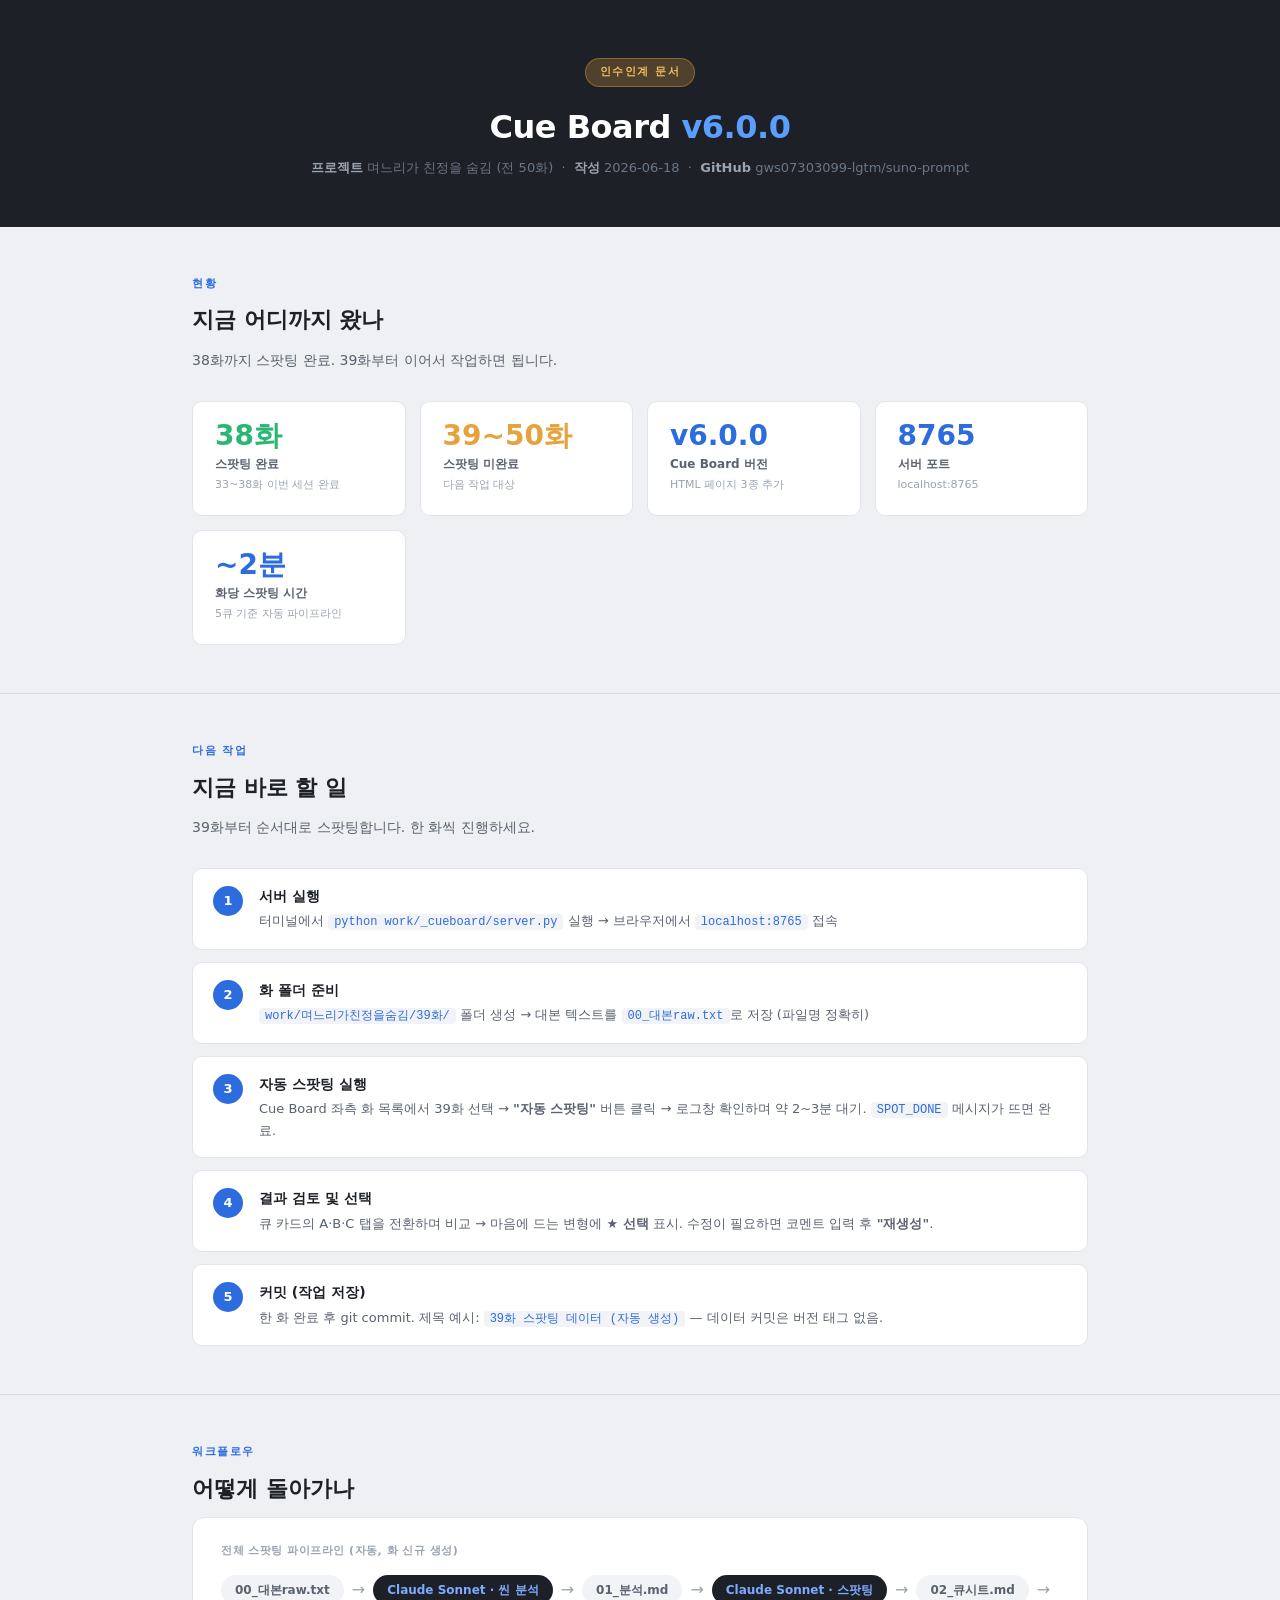
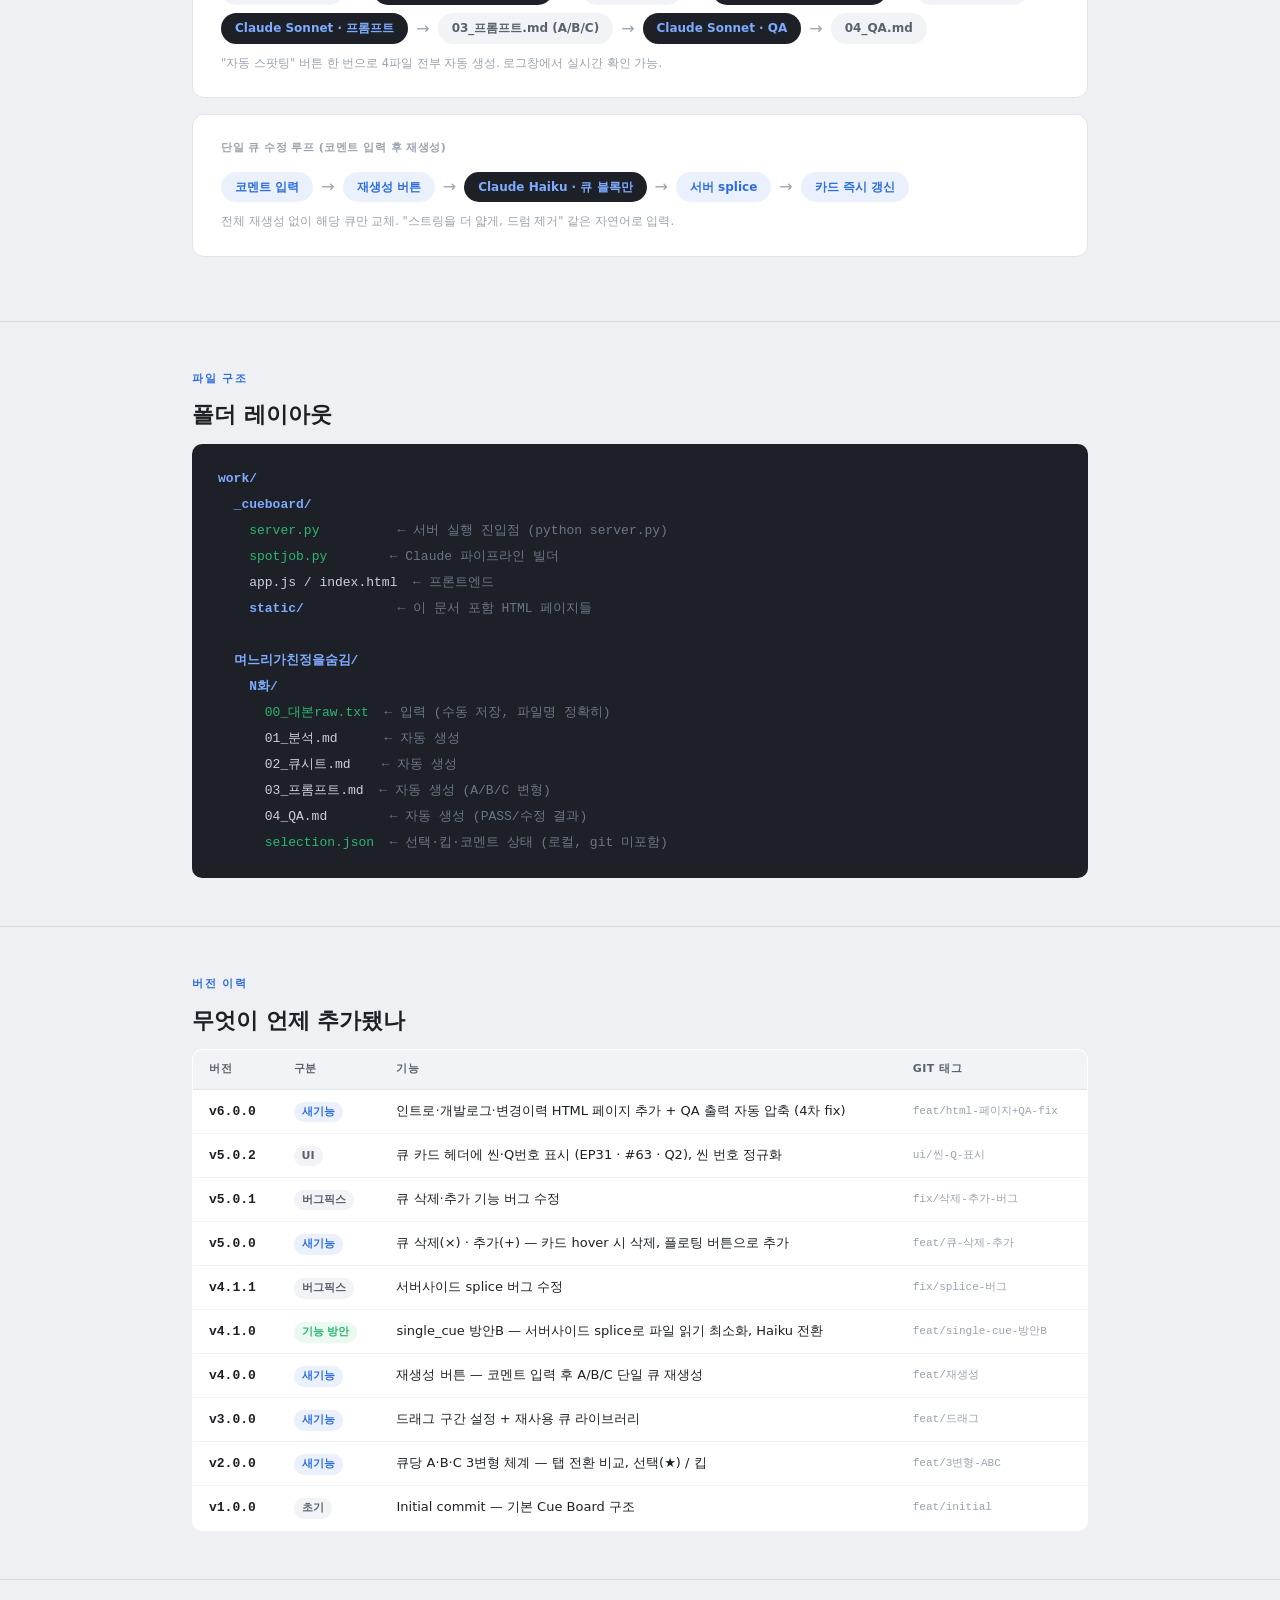
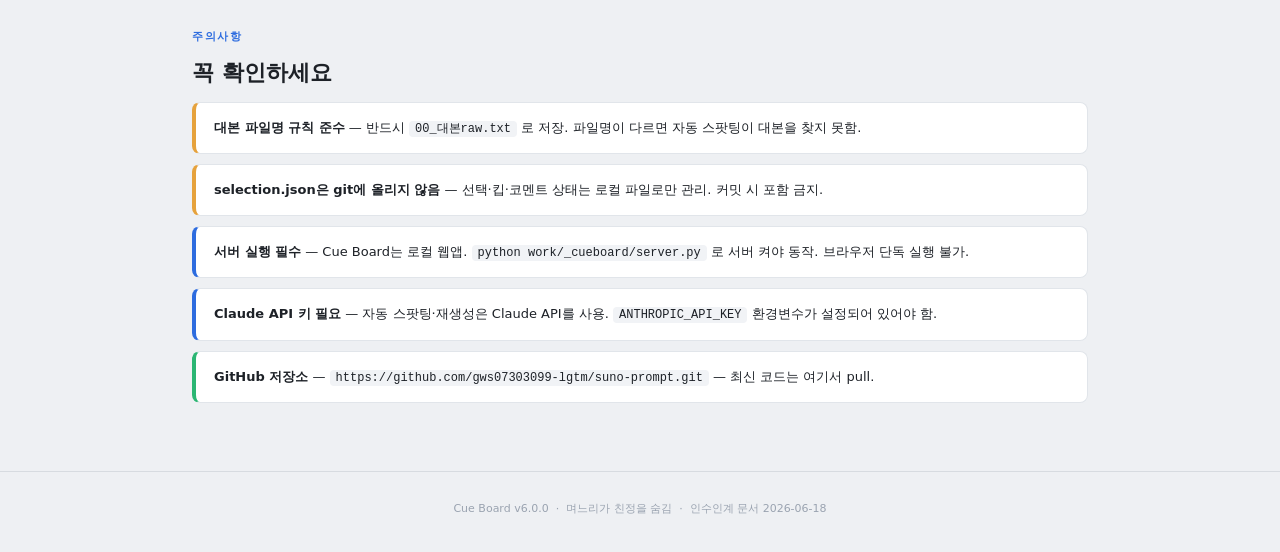
<file: work/_cueboard/static/handoff.html>
<!DOCTYPE html>
<html lang="ko">
<head>
<meta charset="UTF-8">
<meta name="viewport" content="width=device-width, initial-scale=1.0">
<title>인수인계 — Cue Board v6.0.0</title>
<style>
* { box-sizing: border-box; margin: 0; padding: 0; }
body {
  font-family: "Malgun Gothic", "Segoe UI", system-ui, sans-serif;
  background: #eef0f3; color: #1d2127; line-height: 1.7;
}

/* ── 히어로 ── */
.hero {
  background: #1d2127; color: #fff;
  padding: 56px 32px 48px; text-align: center;
}
.hero-badge {
  display: inline-block; font-size: 11px; font-weight: 700;
  letter-spacing: 1.5px; text-transform: uppercase;
  background: rgba(230,162,60,.25); color: #f0c060;
  padding: 4px 14px; border-radius: 20px; margin-bottom: 20px;
  border: 1px solid rgba(230,162,60,.4);
}
.hero h1 {
  font-size: 32px; font-weight: 800; letter-spacing: -.5px; margin-bottom: 10px;
  line-height: 1.25;
}
.hero h1 span { color: #5a9eff; }
.hero-meta { font-size: 13px; color: #6b7686; margin-top: 6px; }
.hero-meta b { color: #9aa3b0; }

/* ── 공통 ── */
.section { padding: 48px 32px; max-width: 960px; margin: 0 auto; }
.section-label {
  font-size: 11px; font-weight: 700; letter-spacing: 1.5px;
  text-transform: uppercase; color: #2d6cdf; margin-bottom: 8px;
}
.section-title { font-size: 22px; font-weight: 800; margin-bottom: 10px; }
.section-desc { font-size: 14px; color: #5a626f; margin-bottom: 28px; }
.sep { border: 0; border-top: 1px solid #d7dbe0; margin: 0; }

/* ── 현황 카드 ── */
.status-grid {
  display: grid; grid-template-columns: repeat(auto-fill, minmax(190px, 1fr));
  gap: 14px;
}
.status-card {
  background: #fff; border: 1px solid #e1e5ea; border-radius: 10px;
  padding: 20px 22px;
}
.status-card .num {
  font-size: 28px; font-weight: 800; color: #2d6cdf; line-height: 1; margin-bottom: 4px;
}
.status-card .num.green { color: #2bb673; }
.status-card .num.orange { color: #e6a23c; }
.status-card .label { font-size: 12px; color: #5a626f; font-weight: 600; }
.status-card .sub { font-size: 11px; color: #9aa3b0; margin-top: 2px; }

/* ── 단계 리스트 ── */
.steps { display: flex; flex-direction: column; gap: 12px; }
.step {
  background: #fff; border: 1px solid #e1e5ea; border-radius: 10px;
  padding: 16px 20px; display: flex; align-items: flex-start; gap: 16px;
}
.step-num {
  width: 30px; height: 30px; border-radius: 50%;
  background: #2d6cdf; color: #fff;
  font-size: 13px; font-weight: 800;
  display: flex; align-items: center; justify-content: center;
  flex-shrink: 0; margin-top: 1px;
}
.step h4 { font-size: 14px; font-weight: 700; margin-bottom: 3px; }
.step p { font-size: 13px; color: #5a626f; line-height: 1.6; }
.step code {
  background: #f1f3f6; color: #2d6cdf; font-family: "Consolas", monospace;
  font-size: 12px; padding: 1px 6px; border-radius: 4px;
}

/* ── 파이프라인 ── */
.pipeline {
  background: #fff; border: 1px solid #e1e5ea; border-radius: 12px;
  padding: 24px 28px; margin-bottom: 16px;
}
.pipeline-title {
  font-size: 11px; font-weight: 700; color: #9aa3b0;
  text-transform: uppercase; letter-spacing: .5px; margin-bottom: 14px;
}
.flow { display: flex; align-items: center; flex-wrap: wrap; gap: 8px; }
.flow-step {
  background: #eaf1fd; color: #2d6cdf; font-weight: 700; font-size: 12px;
  padding: 5px 14px; border-radius: 20px; white-space: nowrap;
}
.flow-step.ai { background: #1d2127; color: #7eaaff; }
.flow-step.file { background: #f1f3f6; color: #5a626f; }
.flow-arrow { color: #9aa3b0; font-size: 16px; }
.flow-note { font-size: 11.5px; color: #9aa3b0; margin-top: 10px; }

/* ── 파일 구조 ── */
.file-tree {
  background: #1d2127; color: #c9d1d9; border-radius: 10px;
  padding: 22px 26px; font-family: "Consolas", monospace; font-size: 13px;
  line-height: 2;
}
.ft-dir { color: #7eaaff; font-weight: 700; }
.ft-key { color: #2bb673; }
.ft-comment { color: #6b7686; }

/* ── 버전 표 ── */
.ver-table {
  width: 100%; border-collapse: collapse; font-size: 13px;
  background: #fff; border: 1px solid #e1e5ea; border-radius: 10px;
  overflow: hidden;
}
.ver-table th {
  background: #f1f3f6; font-size: 11px; font-weight: 700;
  letter-spacing: .5px; text-transform: uppercase; color: #5a626f;
  padding: 10px 16px; text-align: left;
  border-bottom: 1px solid #e1e5ea;
}
.ver-table td {
  padding: 10px 16px; border-bottom: 1px solid #f0f2f5;
  vertical-align: top;
}
.ver-table tr:last-child td { border-bottom: none; }
.ver-badge {
  display: inline-block; font-size: 11px; font-weight: 700;
  padding: 1px 8px; border-radius: 10px; white-space: nowrap;
}
.badge-major { background: #eaf1fd; color: #2d6cdf; }
.badge-minor { background: #eafaf0; color: #2bb673; }
.badge-patch { background: #f1f3f6; color: #5a626f; }
.ver-tag { font-family: "Consolas", monospace; font-weight: 700; color: #1d2127; }
.feat-tag-sm {
  font-family: "Consolas", monospace; font-size: 11px;
  color: #9aa3b0; display: block; margin-top: 2px;
}

/* ── 주의사항 ── */
.warn-list { display: flex; flex-direction: column; gap: 10px; }
.warn-item {
  background: #fff; border: 1px solid #e1e5ea; border-left: 4px solid #e6a23c;
  border-radius: 8px; padding: 14px 18px; font-size: 13px;
}
.warn-item.info { border-left-color: #2d6cdf; }
.warn-item.ok { border-left-color: #2bb673; }
.warn-item b { color: #1d2127; }

/* ── 푸터 ── */
footer {
  text-align: center; font-size: 11px; color: #9aa3b0;
  padding: 28px 0 40px; border-top: 1px solid #d7dbe0; margin-top: 20px;
}
</style>
</head>
<body>

<!-- 히어로 -->
<div class="hero">
  <div class="hero-badge">인수인계 문서</div>
  <h1>Cue Board <span>v6.0.0</span></h1>
  <div class="hero-meta">
    <b>프로젝트</b> 며느리가 친정을 숨김 (전 50화) &nbsp;·&nbsp;
    <b>작성</b> 2026-06-18 &nbsp;·&nbsp;
    <b>GitHub</b> gws07303099-lgtm/suno-prompt
  </div>
</div>

<!-- 현황 -->
<div class="section">
  <div class="section-label">현황</div>
  <div class="section-title">지금 어디까지 왔나</div>
  <div class="section-desc">38화까지 스팟팅 완료. 39화부터 이어서 작업하면 됩니다.</div>

  <div class="status-grid">
    <div class="status-card">
      <div class="num green">38화</div>
      <div class="label">스팟팅 완료</div>
      <div class="sub">33~38화 이번 세션 완료</div>
    </div>
    <div class="status-card">
      <div class="num orange">39~50화</div>
      <div class="label">스팟팅 미완료</div>
      <div class="sub">다음 작업 대상</div>
    </div>
    <div class="status-card">
      <div class="num">v6.0.0</div>
      <div class="label">Cue Board 버전</div>
      <div class="sub">HTML 페이지 3종 추가</div>
    </div>
    <div class="status-card">
      <div class="num">8765</div>
      <div class="label">서버 포트</div>
      <div class="sub">localhost:8765</div>
    </div>
    <div class="status-card">
      <div class="num">~2분</div>
      <div class="label">화당 스팟팅 시간</div>
      <div class="sub">5큐 기준 자동 파이프라인</div>
    </div>
  </div>
</div>

<hr class="sep">

<!-- 지금 바로 할 일 -->
<div class="section">
  <div class="section-label">다음 작업</div>
  <div class="section-title">지금 바로 할 일</div>
  <div class="section-desc">39화부터 순서대로 스팟팅합니다. 한 화씩 진행하세요.</div>

  <div class="steps">
    <div class="step">
      <div class="step-num">1</div>
      <div>
        <h4>서버 실행</h4>
        <p>터미널에서 <code>python work/_cueboard/server.py</code> 실행 → 브라우저에서 <code>localhost:8765</code> 접속</p>
      </div>
    </div>
    <div class="step">
      <div class="step-num">2</div>
      <div>
        <h4>화 폴더 준비</h4>
        <p><code>work/며느리가친정을숨김/39화/</code> 폴더 생성 → 대본 텍스트를 <code>00_대본raw.txt</code>로 저장 (파일명 정확히)</p>
      </div>
    </div>
    <div class="step">
      <div class="step-num">3</div>
      <div>
        <h4>자동 스팟팅 실행</h4>
        <p>Cue Board 좌측 화 목록에서 39화 선택 → <b>"자동 스팟팅"</b> 버튼 클릭 → 로그창 확인하며 약 2~3분 대기. <code>SPOT_DONE</code> 메시지가 뜨면 완료.</p>
      </div>
    </div>
    <div class="step">
      <div class="step-num">4</div>
      <div>
        <h4>결과 검토 및 선택</h4>
        <p>큐 카드의 A·B·C 탭을 전환하며 비교 → 마음에 드는 변형에 <b>★ 선택</b> 표시. 수정이 필요하면 코멘트 입력 후 <b>"재생성"</b>.</p>
      </div>
    </div>
    <div class="step">
      <div class="step-num">5</div>
      <div>
        <h4>커밋 (작업 저장)</h4>
        <p>한 화 완료 후 git commit. 제목 예시: <code>39화 스팟팅 데이터 (자동 생성)</code> — 데이터 커밋은 버전 태그 없음.</p>
      </div>
    </div>
  </div>
</div>

<hr class="sep">

<!-- 워크플로우 -->
<div class="section">
  <div class="section-label">워크플로우</div>
  <div class="section-title">어떻게 돌아가나</div>

  <div class="pipeline">
    <div class="pipeline-title">전체 스팟팅 파이프라인 (자동, 화 신규 생성)</div>
    <div class="flow">
      <span class="flow-step file">00_대본raw.txt</span>
      <span class="flow-arrow">→</span>
      <span class="flow-step ai">Claude Sonnet · 씬 분석</span>
      <span class="flow-arrow">→</span>
      <span class="flow-step file">01_분석.md</span>
      <span class="flow-arrow">→</span>
      <span class="flow-step ai">Claude Sonnet · 스팟팅</span>
      <span class="flow-arrow">→</span>
      <span class="flow-step file">02_큐시트.md</span>
      <span class="flow-arrow">→</span>
      <span class="flow-step ai">Claude Sonnet · 프롬프트</span>
      <span class="flow-arrow">→</span>
      <span class="flow-step file">03_프롬프트.md (A/B/C)</span>
      <span class="flow-arrow">→</span>
      <span class="flow-step ai">Claude Sonnet · QA</span>
      <span class="flow-arrow">→</span>
      <span class="flow-step file">04_QA.md</span>
    </div>
    <div class="flow-note">"자동 스팟팅" 버튼 한 번으로 4파일 전부 자동 생성. 로그창에서 실시간 확인 가능.</div>
  </div>

  <div class="pipeline">
    <div class="pipeline-title">단일 큐 수정 루프 (코멘트 입력 후 재생성)</div>
    <div class="flow">
      <span class="flow-step">코멘트 입력</span>
      <span class="flow-arrow">→</span>
      <span class="flow-step">재생성 버튼</span>
      <span class="flow-arrow">→</span>
      <span class="flow-step ai">Claude Haiku · 큐 블록만</span>
      <span class="flow-arrow">→</span>
      <span class="flow-step">서버 splice</span>
      <span class="flow-arrow">→</span>
      <span class="flow-step">카드 즉시 갱신</span>
    </div>
    <div class="flow-note">전체 재생성 없이 해당 큐만 교체. "스트링을 더 얇게, 드럼 제거" 같은 자연어로 입력.</div>
  </div>
</div>

<hr class="sep">

<!-- 파일 구조 -->
<div class="section">
  <div class="section-label">파일 구조</div>
  <div class="section-title">폴더 레이아웃</div>

  <div class="file-tree">
<span class="ft-dir">work/</span><br>
&nbsp;&nbsp;<span class="ft-dir">_cueboard/</span><br>
&nbsp;&nbsp;&nbsp;&nbsp;<span class="ft-key">server.py</span>&nbsp;&nbsp;&nbsp;&nbsp;&nbsp;&nbsp;&nbsp;&nbsp;&nbsp;&nbsp;<span class="ft-comment">← 서버 실행 진입점 (python server.py)</span><br>
&nbsp;&nbsp;&nbsp;&nbsp;<span class="ft-key">spotjob.py</span>&nbsp;&nbsp;&nbsp;&nbsp;&nbsp;&nbsp;&nbsp;&nbsp;<span class="ft-comment">← Claude 파이프라인 빌더</span><br>
&nbsp;&nbsp;&nbsp;&nbsp;app.js / index.html &nbsp;<span class="ft-comment">← 프론트엔드</span><br>
&nbsp;&nbsp;&nbsp;&nbsp;<span class="ft-dir">static/</span>&nbsp;&nbsp;&nbsp;&nbsp;&nbsp;&nbsp;&nbsp;&nbsp;&nbsp;&nbsp;&nbsp;&nbsp;<span class="ft-comment">← 이 문서 포함 HTML 페이지들</span><br>
<br>
&nbsp;&nbsp;<span class="ft-dir">며느리가친정을숨김/</span><br>
&nbsp;&nbsp;&nbsp;&nbsp;<span class="ft-dir">N화/</span><br>
&nbsp;&nbsp;&nbsp;&nbsp;&nbsp;&nbsp;<span class="ft-key">00_대본raw.txt</span>&nbsp;&nbsp;<span class="ft-comment">← 입력 (수동 저장, 파일명 정확히)</span><br>
&nbsp;&nbsp;&nbsp;&nbsp;&nbsp;&nbsp;01_분석.md&nbsp;&nbsp;&nbsp;&nbsp;&nbsp;&nbsp;<span class="ft-comment">← 자동 생성</span><br>
&nbsp;&nbsp;&nbsp;&nbsp;&nbsp;&nbsp;02_큐시트.md&nbsp;&nbsp;&nbsp;&nbsp;<span class="ft-comment">← 자동 생성</span><br>
&nbsp;&nbsp;&nbsp;&nbsp;&nbsp;&nbsp;03_프롬프트.md&nbsp;&nbsp;<span class="ft-comment">← 자동 생성 (A/B/C 변형)</span><br>
&nbsp;&nbsp;&nbsp;&nbsp;&nbsp;&nbsp;04_QA.md&nbsp;&nbsp;&nbsp;&nbsp;&nbsp;&nbsp;&nbsp;&nbsp;<span class="ft-comment">← 자동 생성 (PASS/수정 결과)</span><br>
&nbsp;&nbsp;&nbsp;&nbsp;&nbsp;&nbsp;<span class="ft-key">selection.json</span>&nbsp;&nbsp;<span class="ft-comment">← 선택·킵·코멘트 상태 (로컬, git 미포함)</span>
  </div>
</div>

<hr class="sep">

<!-- 버전 이력 -->
<div class="section">
  <div class="section-label">버전 이력</div>
  <div class="section-title">무엇이 언제 추가됐나</div>

  <table class="ver-table">
    <thead>
      <tr>
        <th>버전</th>
        <th>구분</th>
        <th>기능</th>
        <th>Git 태그</th>
      </tr>
    </thead>
    <tbody>
      <tr>
        <td><span class="ver-tag">v6.0.0</span></td>
        <td><span class="ver-badge badge-major">새기능</span></td>
        <td>인트로·개발로그·변경이력 HTML 페이지 추가 + QA 출력 자동 압축 (4차 fix)</td>
        <td><span class="feat-tag-sm">feat/html-페이지+QA-fix</span></td>
      </tr>
      <tr>
        <td><span class="ver-tag">v5.0.2</span></td>
        <td><span class="ver-badge badge-patch">UI</span></td>
        <td>큐 카드 헤더에 씬·Q번호 표시 (EP31 · #63 · Q2), 씬 번호 정규화</td>
        <td><span class="feat-tag-sm">ui/씬-Q-표시</span></td>
      </tr>
      <tr>
        <td><span class="ver-tag">v5.0.1</span></td>
        <td><span class="ver-badge badge-patch">버그픽스</span></td>
        <td>큐 삭제·추가 기능 버그 수정</td>
        <td><span class="feat-tag-sm">fix/삭제-추가-버그</span></td>
      </tr>
      <tr>
        <td><span class="ver-tag">v5.0.0</span></td>
        <td><span class="ver-badge badge-major">새기능</span></td>
        <td>큐 삭제(×) · 추가(+) — 카드 hover 시 삭제, 플로팅 버튼으로 추가</td>
        <td><span class="feat-tag-sm">feat/큐-삭제-추가</span></td>
      </tr>
      <tr>
        <td><span class="ver-tag">v4.1.1</span></td>
        <td><span class="ver-badge badge-patch">버그픽스</span></td>
        <td>서버사이드 splice 버그 수정</td>
        <td><span class="feat-tag-sm">fix/splice-버그</span></td>
      </tr>
      <tr>
        <td><span class="ver-tag">v4.1.0</span></td>
        <td><span class="ver-badge badge-minor">기능 방안</span></td>
        <td>single_cue 방안B — 서버사이드 splice로 파일 읽기 최소화, Haiku 전환</td>
        <td><span class="feat-tag-sm">feat/single-cue-방안B</span></td>
      </tr>
      <tr>
        <td><span class="ver-tag">v4.0.0</span></td>
        <td><span class="ver-badge badge-major">새기능</span></td>
        <td>재생성 버튼 — 코멘트 입력 후 A/B/C 단일 큐 재생성</td>
        <td><span class="feat-tag-sm">feat/재생성</span></td>
      </tr>
      <tr>
        <td><span class="ver-tag">v3.0.0</span></td>
        <td><span class="ver-badge badge-major">새기능</span></td>
        <td>드래그 구간 설정 + 재사용 큐 라이브러리</td>
        <td><span class="feat-tag-sm">feat/드래그</span></td>
      </tr>
      <tr>
        <td><span class="ver-tag">v2.0.0</span></td>
        <td><span class="ver-badge badge-major">새기능</span></td>
        <td>큐당 A·B·C 3변형 체계 — 탭 전환 비교, 선택(★) / 킵</td>
        <td><span class="feat-tag-sm">feat/3변형-ABC</span></td>
      </tr>
      <tr>
        <td><span class="ver-tag">v1.0.0</span></td>
        <td><span class="ver-badge badge-patch">초기</span></td>
        <td>Initial commit — 기본 Cue Board 구조</td>
        <td><span class="feat-tag-sm">feat/initial</span></td>
      </tr>
    </tbody>
  </table>
</div>

<hr class="sep">

<!-- 주의사항 -->
<div class="section">
  <div class="section-label">주의사항</div>
  <div class="section-title">꼭 확인하세요</div>

  <div class="warn-list">
    <div class="warn-item">
      <b>대본 파일명 규칙 준수</b> — 반드시 <code style="background:#f1f3f6;padding:1px 6px;border-radius:4px;font-size:12px;">00_대본raw.txt</code> 로 저장. 파일명이 다르면 자동 스팟팅이 대본을 찾지 못함.
    </div>
    <div class="warn-item">
      <b>selection.json은 git에 올리지 않음</b> — 선택·킵·코멘트 상태는 로컬 파일로만 관리. 커밋 시 포함 금지.
    </div>
    <div class="warn-item info">
      <b>서버 실행 필수</b> — Cue Board는 로컬 웹앱. <code style="background:#f1f3f6;padding:1px 6px;border-radius:4px;font-size:12px;">python work/_cueboard/server.py</code> 로 서버 켜야 동작. 브라우저 단독 실행 불가.
    </div>
    <div class="warn-item info">
      <b>Claude API 키 필요</b> — 자동 스팟팅·재생성은 Claude API를 사용. <code style="background:#f1f3f6;padding:1px 6px;border-radius:4px;font-size:12px;">ANTHROPIC_API_KEY</code> 환경변수가 설정되어 있어야 함.
    </div>
    <div class="warn-item ok">
      <b>GitHub 저장소</b> — <code style="background:#f1f3f6;padding:1px 6px;border-radius:4px;font-size:12px;">https://github.com/gws07303099-lgtm/suno-prompt.git</code> — 최신 코드는 여기서 pull.
    </div>
  </div>
</div>

<footer>
  Cue Board v6.0.0 &nbsp;·&nbsp; 며느리가 친정을 숨김 &nbsp;·&nbsp; 인수인계 문서 2026-06-18
</footer>

</body>
</html>
</file>
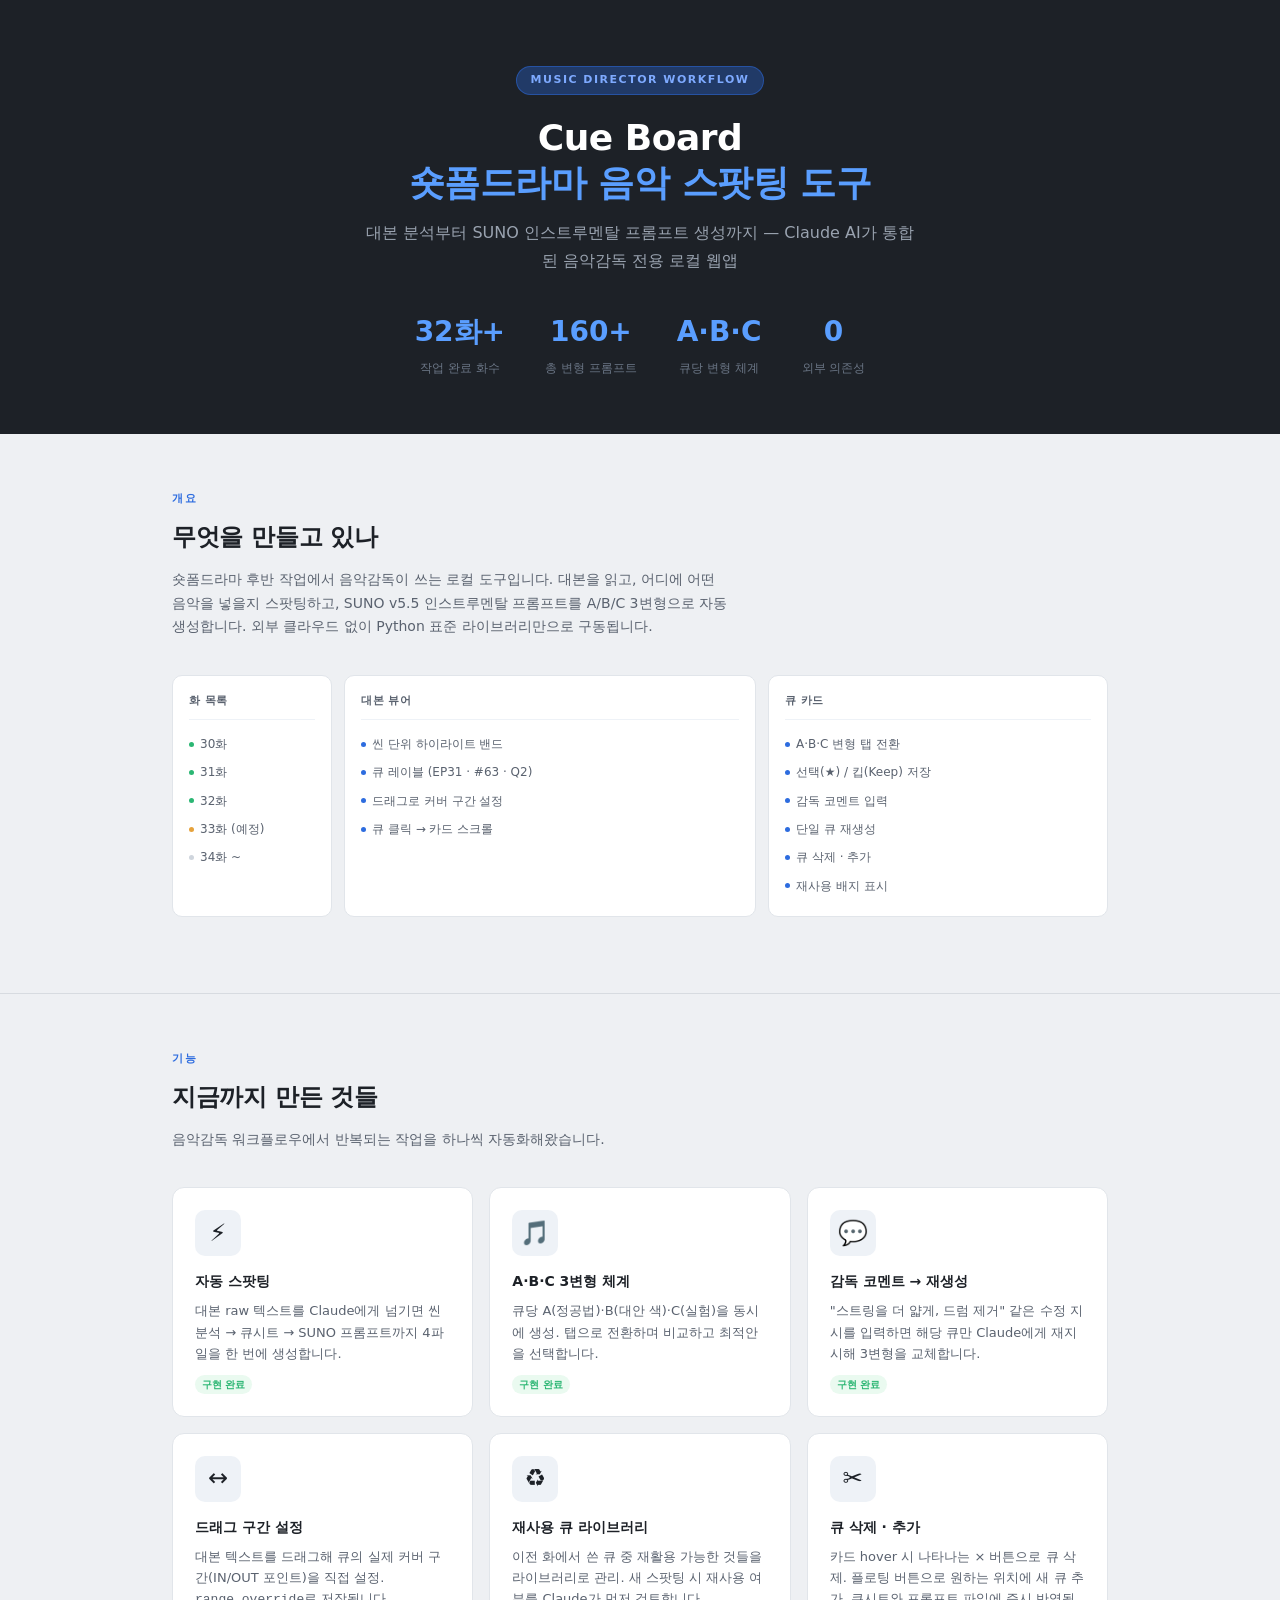
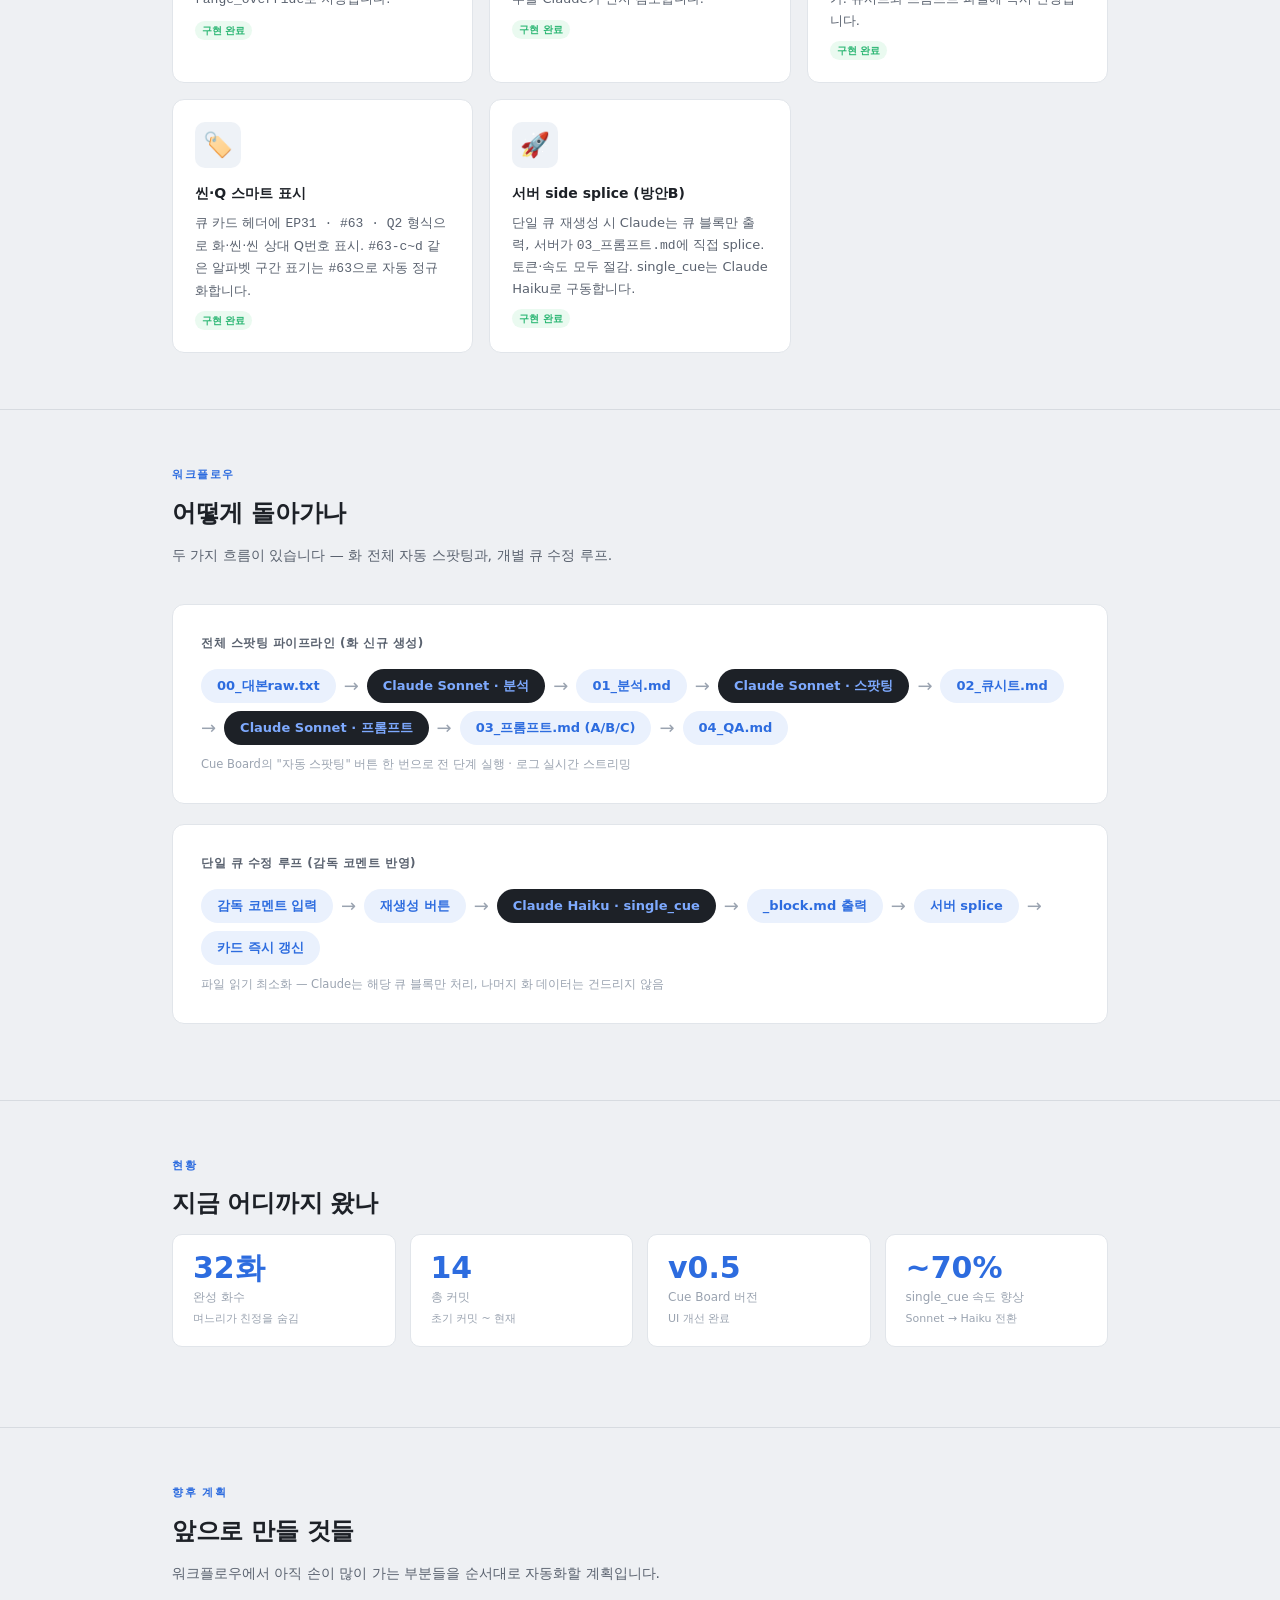
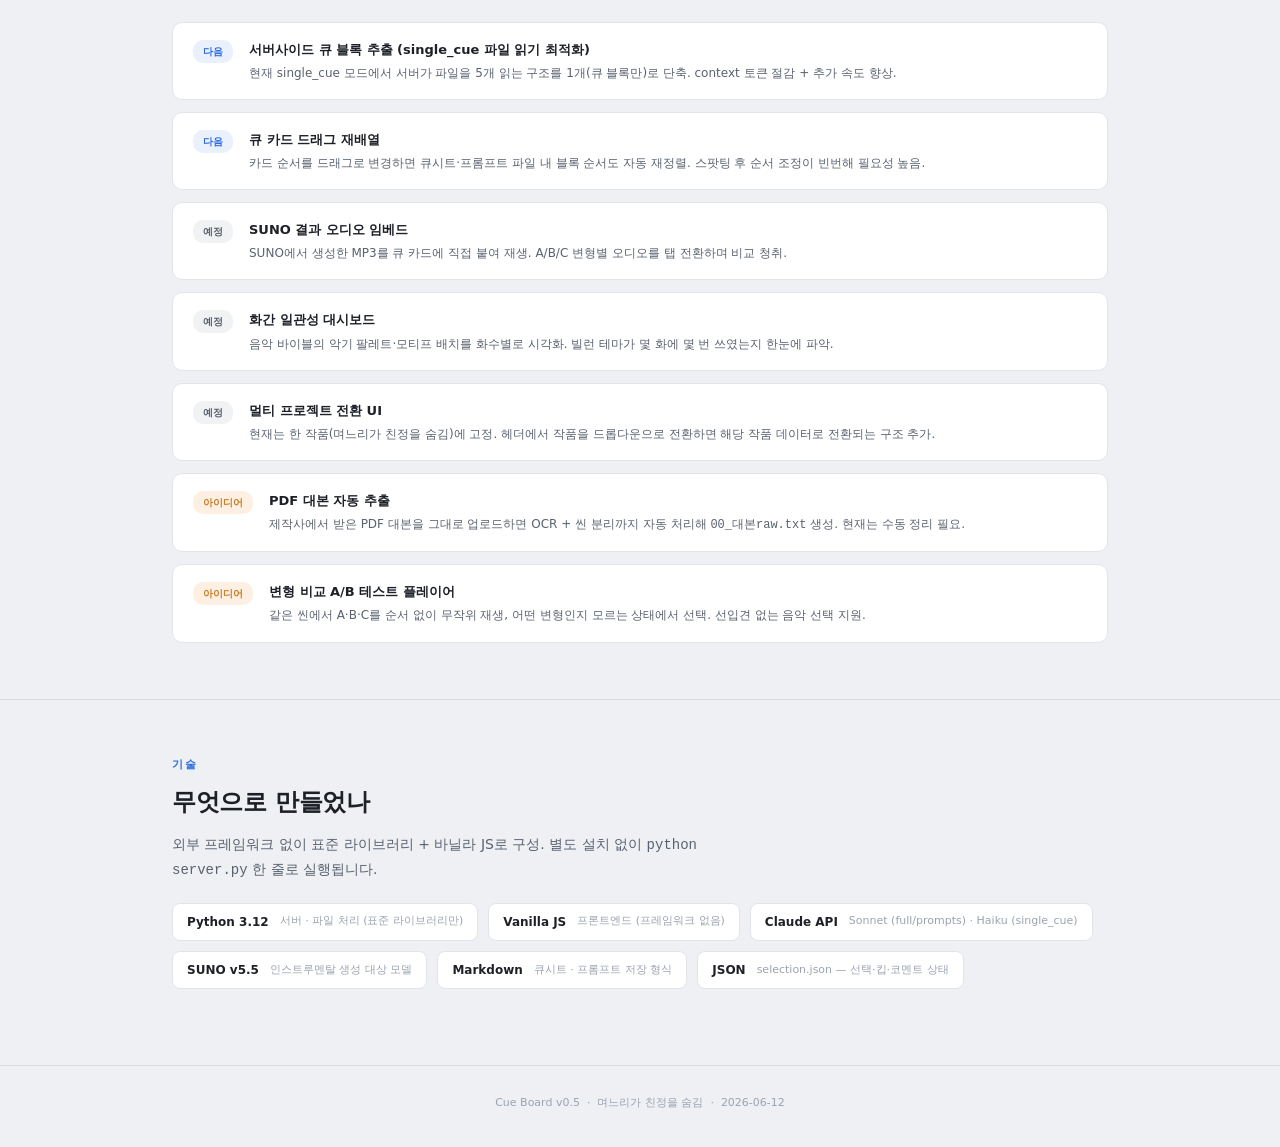
<file: work/_cueboard/static/intro.html>
<!DOCTYPE html>
<html lang="ko">
<head>
<meta charset="UTF-8">
<meta name="viewport" content="width=device-width, initial-scale=1.0">
<title>Cue Board — 숏폼드라마 음악 워크플로우</title>
<style>
* { box-sizing: border-box; margin: 0; padding: 0; }
body {
  font-family: "Malgun Gothic", "Segoe UI", system-ui, sans-serif;
  background: #eef0f3; color: #1d2127; line-height: 1.7;
}

/* ── 히어로 ── */
.hero {
  background: #1d2127; color: #fff;
  padding: 64px 32px 56px; text-align: center;
}
.hero-badge {
  display: inline-block; font-size: 11px; font-weight: 700;
  letter-spacing: 1.5px; text-transform: uppercase;
  background: rgba(45,108,223,.35); color: #7eaaff;
  padding: 4px 14px; border-radius: 20px; margin-bottom: 20px;
  border: 1px solid rgba(45,108,223,.5);
}
.hero h1 {
  font-size: 36px; font-weight: 800; letter-spacing: -.5px; margin-bottom: 14px;
  line-height: 1.25;
}
.hero h1 span { color: #5a9eff; }
.hero p {
  font-size: 16px; color: #9aa3b0; max-width: 560px;
  margin: 0 auto 32px; line-height: 1.8;
}
.hero-stats {
  display: flex; justify-content: center; gap: 40px; flex-wrap: wrap;
}
.hstat { text-align: center; }
.hstat-num {
  font-size: 28px; font-weight: 800; color: #5a9eff; display: block;
}
.hstat-label { font-size: 12px; color: #6b7686; margin-top: 2px; }

/* ── 공통 레이아웃 ── */
.section { padding: 56px 32px; max-width: 1000px; margin: 0 auto; }
.section-label {
  font-size: 11px; font-weight: 700; letter-spacing: 1.5px;
  text-transform: uppercase; color: #2d6cdf; margin-bottom: 8px;
}
.section-title {
  font-size: 24px; font-weight: 800; margin-bottom: 10px; letter-spacing: -.3px;
}
.section-desc { font-size: 14px; color: #5a626f; max-width: 560px; margin-bottom: 36px; }

/* ── 구분선 ── */
.sep { border: 0; border-top: 1px solid #d7dbe0; margin: 0; }

/* ── 기능 카드 그리드 ── */
.feat-grid {
  display: grid;
  grid-template-columns: repeat(auto-fill, minmax(280px, 1fr));
  gap: 16px;
}
.feat-card {
  background: #fff; border: 1px solid #e1e5ea; border-radius: 12px;
  padding: 22px 22px 20px;
  transition: box-shadow .15s;
}
.feat-card:hover { box-shadow: 0 4px 16px rgba(0,0,0,.07); }
.feat-icon {
  font-size: 24px; margin-bottom: 12px; display: block;
  width: 46px; height: 46px; background: #eef2f7;
  border-radius: 10px; display: flex; align-items: center; justify-content: center;
  margin-bottom: 14px;
}
.feat-card h3 { font-size: 14px; font-weight: 700; margin-bottom: 6px; }
.feat-card p { font-size: 13px; color: #5a626f; line-height: 1.65; }
.feat-tag {
  display: inline-block; font-size: 10px; font-weight: 700;
  padding: 1px 7px; border-radius: 10px; margin-top: 10px;
}
.tag-live { background: #eafaf0; color: #2bb673; }
.tag-beta { background: #eaf1fd; color: #2d6cdf; }

/* ── 워크플로우 ── */
.pipeline {
  background: #fff; border: 1px solid #e1e5ea; border-radius: 12px;
  padding: 28px 28px; margin-bottom: 20px;
}
.pipeline-title {
  font-size: 12px; font-weight: 700; color: #5a626f;
  text-transform: uppercase; letter-spacing: .5px; margin-bottom: 16px;
}
.flow { display: flex; align-items: center; flex-wrap: wrap; gap: 8px; }
.flow-step {
  background: #eaf1fd; color: #2d6cdf; font-weight: 700; font-size: 13px;
  padding: 6px 16px; border-radius: 20px; white-space: nowrap;
}
.flow-step.ai {
  background: #1d2127; color: #7eaaff;
}
.flow-arrow { color: #9aa3b0; font-size: 18px; }
.flow-note { font-size: 11.5px; color: #9aa3b0; margin-top: 10px; }

/* ── 3패널 다이어그램 ── */
.panel-diagram {
  display: grid; grid-template-columns: 160px 1fr 340px;
  gap: 12px; margin-bottom: 20px;
}
.panel-box {
  background: #fff; border: 1px solid #e1e5ea; border-radius: 10px;
  padding: 16px 16px; min-height: 160px;
}
.panel-box h4 {
  font-size: 11px; font-weight: 700; color: #5a626f;
  text-transform: uppercase; letter-spacing: .5px; margin-bottom: 10px;
  padding-bottom: 8px; border-bottom: 1px solid #eef2f7;
}
.panel-item {
  font-size: 12px; color: #5a626f; padding: 4px 0;
  display: flex; align-items: center; gap: 6px;
}
.panel-dot {
  width: 5px; height: 5px; border-radius: 50%; background: #cfd5dd;
  flex-shrink: 0;
}
.panel-dot.active { background: #2d6cdf; }
.panel-dot.done   { background: #2bb673; }
.panel-dot.warn   { background: #e6a23c; }

/* ── 현황 ── */
.status-grid {
  display: grid; grid-template-columns: repeat(auto-fill, minmax(200px, 1fr));
  gap: 14px; margin-bottom: 24px;
}
.status-card {
  background: #fff; border: 1px solid #e1e5ea; border-radius: 10px;
  padding: 18px 20px;
}
.status-card .num {
  font-size: 30px; font-weight: 800; color: #2d6cdf; line-height: 1;
  margin-bottom: 4px;
}
.status-card .label { font-size: 12px; color: #9aa3b0; }
.status-card .sub { font-size: 11px; color: #9aa3b0; margin-top: 2px; }

/* ── 로드맵 ── */
.roadmap { display: flex; flex-direction: column; gap: 12px; }
.road-item {
  background: #fff; border: 1px solid #e1e5ea; border-radius: 10px;
  padding: 16px 20px; display: flex; align-items: flex-start; gap: 16px;
}
.road-badge {
  font-size: 10px; font-weight: 700; padding: 3px 10px; border-radius: 10px;
  white-space: nowrap; flex-shrink: 0; margin-top: 1px;
}
.road-badge.next   { background: #eaf1fd; color: #2d6cdf; }
.road-badge.later  { background: #f1f2f4; color: #5a626f; }
.road-badge.idea   { background: #fdf0e3; color: #c87d24; }
.road-item h4 { font-size: 13px; font-weight: 700; margin-bottom: 3px; }
.road-item p  { font-size: 12px; color: #5a626f; line-height: 1.6; }

/* ── 기술 스택 ── */
.tech-row { display: flex; flex-wrap: wrap; gap: 10px; }
.tech-chip {
  display: flex; align-items: center; gap: 7px;
  background: #fff; border: 1px solid #e1e5ea; border-radius: 8px;
  padding: 8px 14px; font-size: 12px;
}
.tech-chip .tc-label { font-weight: 700; color: #1d2127; }
.tech-chip .tc-sub   { color: #9aa3b0; font-size: 11px; margin-left: 4px; }

/* ── 푸터 ── */
footer {
  text-align: center; font-size: 11px; color: #9aa3b0;
  padding: 28px 0 40px; border-top: 1px solid #d7dbe0; margin-top: 20px;
}
</style>
</head>
<body>

<!-- ── 히어로 ── -->
<div class="hero">
  <div class="hero-badge">Music Director Workflow</div>
  <h1>Cue Board<br><span>숏폼드라마 음악 스팟팅 도구</span></h1>
  <p>대본 분석부터 SUNO 인스트루멘탈 프롬프트 생성까지 — Claude AI가 통합된 음악감독 전용 로컬 웹앱</p>
  <div class="hero-stats">
    <div class="hstat"><span class="hstat-num">32화+</span><div class="hstat-label">작업 완료 화수</div></div>
    <div class="hstat"><span class="hstat-num">160+</span><div class="hstat-label">총 변형 프롬프트</div></div>
    <div class="hstat"><span class="hstat-num">A·B·C</span><div class="hstat-label">큐당 변형 체계</div></div>
    <div class="hstat"><span class="hstat-num">0</span><div class="hstat-label">외부 의존성</div></div>
  </div>
</div>

<!-- ── 개요 ── -->
<div class="section">
  <div class="section-label">개요</div>
  <div class="section-title">무엇을 만들고 있나</div>
  <div class="section-desc">숏폼드라마 후반 작업에서 음악감독이 쓰는 로컬 도구입니다. 대본을 읽고, 어디에 어떤 음악을 넣을지 스팟팅하고, SUNO v5.5 인스트루멘탈 프롬프트를 A/B/C 3변형으로 자동 생성합니다. 외부 클라우드 없이 Python 표준 라이브러리만으로 구동됩니다.</div>

  <div class="panel-diagram">
    <div class="panel-box">
      <h4>화 목록</h4>
      <div class="panel-item"><span class="panel-dot done"></span> 30화</div>
      <div class="panel-item"><span class="panel-dot done"></span> 31화</div>
      <div class="panel-item"><span class="panel-dot done"></span> 32화</div>
      <div class="panel-item"><span class="panel-dot warn"></span> 33화 (예정)</div>
      <div class="panel-item"><span class="panel-dot"></span> 34화 ~</div>
    </div>
    <div class="panel-box">
      <h4>대본 뷰어</h4>
      <div class="panel-item"><span class="panel-dot active"></span> 씬 단위 하이라이트 밴드</div>
      <div class="panel-item"><span class="panel-dot active"></span> 큐 레이블 (EP31 · #63 · Q2)</div>
      <div class="panel-item"><span class="panel-dot active"></span> 드래그로 커버 구간 설정</div>
      <div class="panel-item"><span class="panel-dot active"></span> 큐 클릭 → 카드 스크롤</div>
    </div>
    <div class="panel-box">
      <h4>큐 카드</h4>
      <div class="panel-item"><span class="panel-dot active"></span> A·B·C 변형 탭 전환</div>
      <div class="panel-item"><span class="panel-dot active"></span> 선택(★) / 킵(Keep) 저장</div>
      <div class="panel-item"><span class="panel-dot active"></span> 감독 코멘트 입력</div>
      <div class="panel-item"><span class="panel-dot active"></span> 단일 큐 재생성</div>
      <div class="panel-item"><span class="panel-dot active"></span> 큐 삭제 · 추가</div>
      <div class="panel-item"><span class="panel-dot active"></span> 재사용 배지 표시</div>
    </div>
  </div>
</div>

<hr class="sep">

<!-- ── 핵심 기능 ── -->
<div class="section">
  <div class="section-label">기능</div>
  <div class="section-title">지금까지 만든 것들</div>
  <div class="section-desc">음악감독 워크플로우에서 반복되는 작업을 하나씩 자동화해왔습니다.</div>

  <div class="feat-grid">

    <div class="feat-card">
      <div class="feat-icon">⚡</div>
      <h3>자동 스팟팅</h3>
      <p>대본 raw 텍스트를 Claude에게 넘기면 씬 분석 → 큐시트 → SUNO 프롬프트까지 4파일을 한 번에 생성합니다.</p>
      <span class="feat-tag tag-live">구현 완료</span>
    </div>

    <div class="feat-card">
      <div class="feat-icon">🎵</div>
      <h3>A·B·C 3변형 체계</h3>
      <p>큐당 A(정공법)·B(대안 색)·C(실험)을 동시에 생성. 탭으로 전환하며 비교하고 최적안을 선택합니다.</p>
      <span class="feat-tag tag-live">구현 완료</span>
    </div>

    <div class="feat-card">
      <div class="feat-icon">💬</div>
      <h3>감독 코멘트 → 재생성</h3>
      <p>"스트링을 더 얇게, 드럼 제거" 같은 수정 지시를 입력하면 해당 큐만 Claude에게 재지시해 3변형을 교체합니다.</p>
      <span class="feat-tag tag-live">구현 완료</span>
    </div>

    <div class="feat-card">
      <div class="feat-icon">↔️</div>
      <h3>드래그 구간 설정</h3>
      <p>대본 텍스트를 드래그해 큐의 실제 커버 구간(IN/OUT 포인트)을 직접 설정. <code>range_override</code>로 저장됩니다.</p>
      <span class="feat-tag tag-live">구현 완료</span>
    </div>

    <div class="feat-card">
      <div class="feat-icon">♻️</div>
      <h3>재사용 큐 라이브러리</h3>
      <p>이전 화에서 쓴 큐 중 재활용 가능한 것들을 라이브러리로 관리. 새 스팟팅 시 재사용 여부를 Claude가 먼저 검토합니다.</p>
      <span class="feat-tag tag-live">구현 완료</span>
    </div>

    <div class="feat-card">
      <div class="feat-icon">✂️</div>
      <h3>큐 삭제 · 추가</h3>
      <p>카드 hover 시 나타나는 × 버튼으로 큐 삭제. 플로팅 버튼으로 원하는 위치에 새 큐 추가. 큐시트와 프롬프트 파일에 즉시 반영됩니다.</p>
      <span class="feat-tag tag-live">구현 완료</span>
    </div>

    <div class="feat-card">
      <div class="feat-icon">🏷️</div>
      <h3>씬·Q 스마트 표시</h3>
      <p>큐 카드 헤더에 <code>EP31 · #63 · Q2</code> 형식으로 화·씬·씬 상대 Q번호 표시. <code>#63-c~d</code> 같은 알파벳 구간 표기는 <code>#63</code>으로 자동 정규화합니다.</p>
      <span class="feat-tag tag-live">구현 완료</span>
    </div>

    <div class="feat-card">
      <div class="feat-icon">🚀</div>
      <h3>서버 side splice (방안B)</h3>
      <p>단일 큐 재생성 시 Claude는 큐 블록만 출력, 서버가 <code>03_프롬프트.md</code>에 직접 splice. 토큰·속도 모두 절감. single_cue는 Claude Haiku로 구동합니다.</p>
      <span class="feat-tag tag-live">구현 완료</span>
    </div>

  </div>
</div>

<hr class="sep">

<!-- ── 워크플로우 ── -->
<div class="section">
  <div class="section-label">워크플로우</div>
  <div class="section-title">어떻게 돌아가나</div>
  <div class="section-desc">두 가지 흐름이 있습니다 — 화 전체 자동 스팟팅과, 개별 큐 수정 루프.</div>

  <div class="pipeline">
    <div class="pipeline-title">전체 스팟팅 파이프라인 (화 신규 생성)</div>
    <div class="flow">
      <span class="flow-step">00_대본raw.txt</span>
      <span class="flow-arrow">→</span>
      <span class="flow-step ai">Claude Sonnet · 분석</span>
      <span class="flow-arrow">→</span>
      <span class="flow-step">01_분석.md</span>
      <span class="flow-arrow">→</span>
      <span class="flow-step ai">Claude Sonnet · 스팟팅</span>
      <span class="flow-arrow">→</span>
      <span class="flow-step">02_큐시트.md</span>
      <span class="flow-arrow">→</span>
      <span class="flow-step ai">Claude Sonnet · 프롬프트</span>
      <span class="flow-arrow">→</span>
      <span class="flow-step">03_프롬프트.md (A/B/C)</span>
      <span class="flow-arrow">→</span>
      <span class="flow-step">04_QA.md</span>
    </div>
    <div class="flow-note">Cue Board의 "자동 스팟팅" 버튼 한 번으로 전 단계 실행 · 로그 실시간 스트리밍</div>
  </div>

  <div class="pipeline">
    <div class="pipeline-title">단일 큐 수정 루프 (감독 코멘트 반영)</div>
    <div class="flow">
      <span class="flow-step">감독 코멘트 입력</span>
      <span class="flow-arrow">→</span>
      <span class="flow-step">재생성 버튼</span>
      <span class="flow-arrow">→</span>
      <span class="flow-step ai">Claude Haiku · single_cue</span>
      <span class="flow-arrow">→</span>
      <span class="flow-step">_block.md 출력</span>
      <span class="flow-arrow">→</span>
      <span class="flow-step">서버 splice</span>
      <span class="flow-arrow">→</span>
      <span class="flow-step">카드 즉시 갱신</span>
    </div>
    <div class="flow-note">파일 읽기 최소화 — Claude는 해당 큐 블록만 처리, 나머지 화 데이터는 건드리지 않음</div>
  </div>
</div>

<hr class="sep">

<!-- ── 현황 ── -->
<div class="section">
  <div class="section-label">현황</div>
  <div class="section-title">지금 어디까지 왔나</div>

  <div class="status-grid">
    <div class="status-card">
      <div class="num">32화</div>
      <div class="label">완성 화수</div>
      <div class="sub">며느리가 친정을 숨김</div>
    </div>
    <div class="status-card">
      <div class="num">14</div>
      <div class="label">총 커밋</div>
      <div class="sub">초기 커밋 ~ 현재</div>
    </div>
    <div class="status-card">
      <div class="num">v0.5</div>
      <div class="label">Cue Board 버전</div>
      <div class="sub">UI 개선 완료</div>
    </div>
    <div class="status-card">
      <div class="num">~70%</div>
      <div class="label">single_cue 속도 향상</div>
      <div class="sub">Sonnet → Haiku 전환</div>
    </div>
  </div>
</div>

<hr class="sep">

<!-- ── 로드맵 ── -->
<div class="section">
  <div class="section-label">향후 계획</div>
  <div class="section-title">앞으로 만들 것들</div>
  <div class="section-desc">워크플로우에서 아직 손이 많이 가는 부분들을 순서대로 자동화할 계획입니다.</div>

  <div class="roadmap">

    <div class="road-item">
      <span class="road-badge next">다음</span>
      <div>
        <h4>서버사이드 큐 블록 추출 (single_cue 파일 읽기 최적화)</h4>
        <p>현재 single_cue 모드에서 서버가 파일을 5개 읽는 구조를 1개(큐 블록만)로 단축. context 토큰 절감 + 추가 속도 향상.</p>
      </div>
    </div>

    <div class="road-item">
      <span class="road-badge next">다음</span>
      <div>
        <h4>큐 카드 드래그 재배열</h4>
        <p>카드 순서를 드래그로 변경하면 큐시트·프롬프트 파일 내 블록 순서도 자동 재정렬. 스팟팅 후 순서 조정이 빈번해 필요성 높음.</p>
      </div>
    </div>

    <div class="road-item">
      <span class="road-badge later">예정</span>
      <div>
        <h4>SUNO 결과 오디오 임베드</h4>
        <p>SUNO에서 생성한 MP3를 큐 카드에 직접 붙여 재생. A/B/C 변형별 오디오를 탭 전환하며 비교 청취.</p>
      </div>
    </div>

    <div class="road-item">
      <span class="road-badge later">예정</span>
      <div>
        <h4>화간 일관성 대시보드</h4>
        <p>음악 바이블의 악기 팔레트·모티프 배치를 화수별로 시각화. 빌런 테마가 몇 화에 몇 번 쓰였는지 한눈에 파악.</p>
      </div>
    </div>

    <div class="road-item">
      <span class="road-badge later">예정</span>
      <div>
        <h4>멀티 프로젝트 전환 UI</h4>
        <p>현재는 한 작품(며느리가 친정을 숨김)에 고정. 헤더에서 작품을 드롭다운으로 전환하면 해당 작품 데이터로 전환되는 구조 추가.</p>
      </div>
    </div>

    <div class="road-item">
      <span class="road-badge idea">아이디어</span>
      <div>
        <h4>PDF 대본 자동 추출</h4>
        <p>제작사에서 받은 PDF 대본을 그대로 업로드하면 OCR + 씬 분리까지 자동 처리해 <code>00_대본raw.txt</code> 생성. 현재는 수동 정리 필요.</p>
      </div>
    </div>

    <div class="road-item">
      <span class="road-badge idea">아이디어</span>
      <div>
        <h4>변형 비교 A/B 테스트 플레이어</h4>
        <p>같은 씬에서 A·B·C를 순서 없이 무작위 재생, 어떤 변형인지 모르는 상태에서 선택. 선입견 없는 음악 선택 지원.</p>
      </div>
    </div>

  </div>
</div>

<hr class="sep">

<!-- ── 기술 스택 ── -->
<div class="section">
  <div class="section-label">기술</div>
  <div class="section-title">무엇으로 만들었나</div>
  <div class="section-desc" style="margin-bottom:20px;">외부 프레임워크 없이 표준 라이브러리 + 바닐라 JS로 구성. 별도 설치 없이 <code>python server.py</code> 한 줄로 실행됩니다.</div>

  <div class="tech-row">
    <div class="tech-chip">
      <span class="tc-label">Python 3.12</span>
      <span class="tc-sub">서버 · 파일 처리 (표준 라이브러리만)</span>
    </div>
    <div class="tech-chip">
      <span class="tc-label">Vanilla JS</span>
      <span class="tc-sub">프론트엔드 (프레임워크 없음)</span>
    </div>
    <div class="tech-chip">
      <span class="tc-label">Claude API</span>
      <span class="tc-sub">Sonnet (full/prompts) · Haiku (single_cue)</span>
    </div>
    <div class="tech-chip">
      <span class="tc-label">SUNO v5.5</span>
      <span class="tc-sub">인스트루멘탈 생성 대상 모델</span>
    </div>
    <div class="tech-chip">
      <span class="tc-label">Markdown</span>
      <span class="tc-sub">큐시트 · 프롬프트 저장 형식</span>
    </div>
    <div class="tech-chip">
      <span class="tc-label">JSON</span>
      <span class="tc-sub">selection.json — 선택·킵·코멘트 상태</span>
    </div>
  </div>
</div>

<footer>
  Cue Board v0.5 &nbsp;·&nbsp; 며느리가 친정을 숨김 &nbsp;·&nbsp; 2026-06-12
</footer>

</body>
</html>
</file>
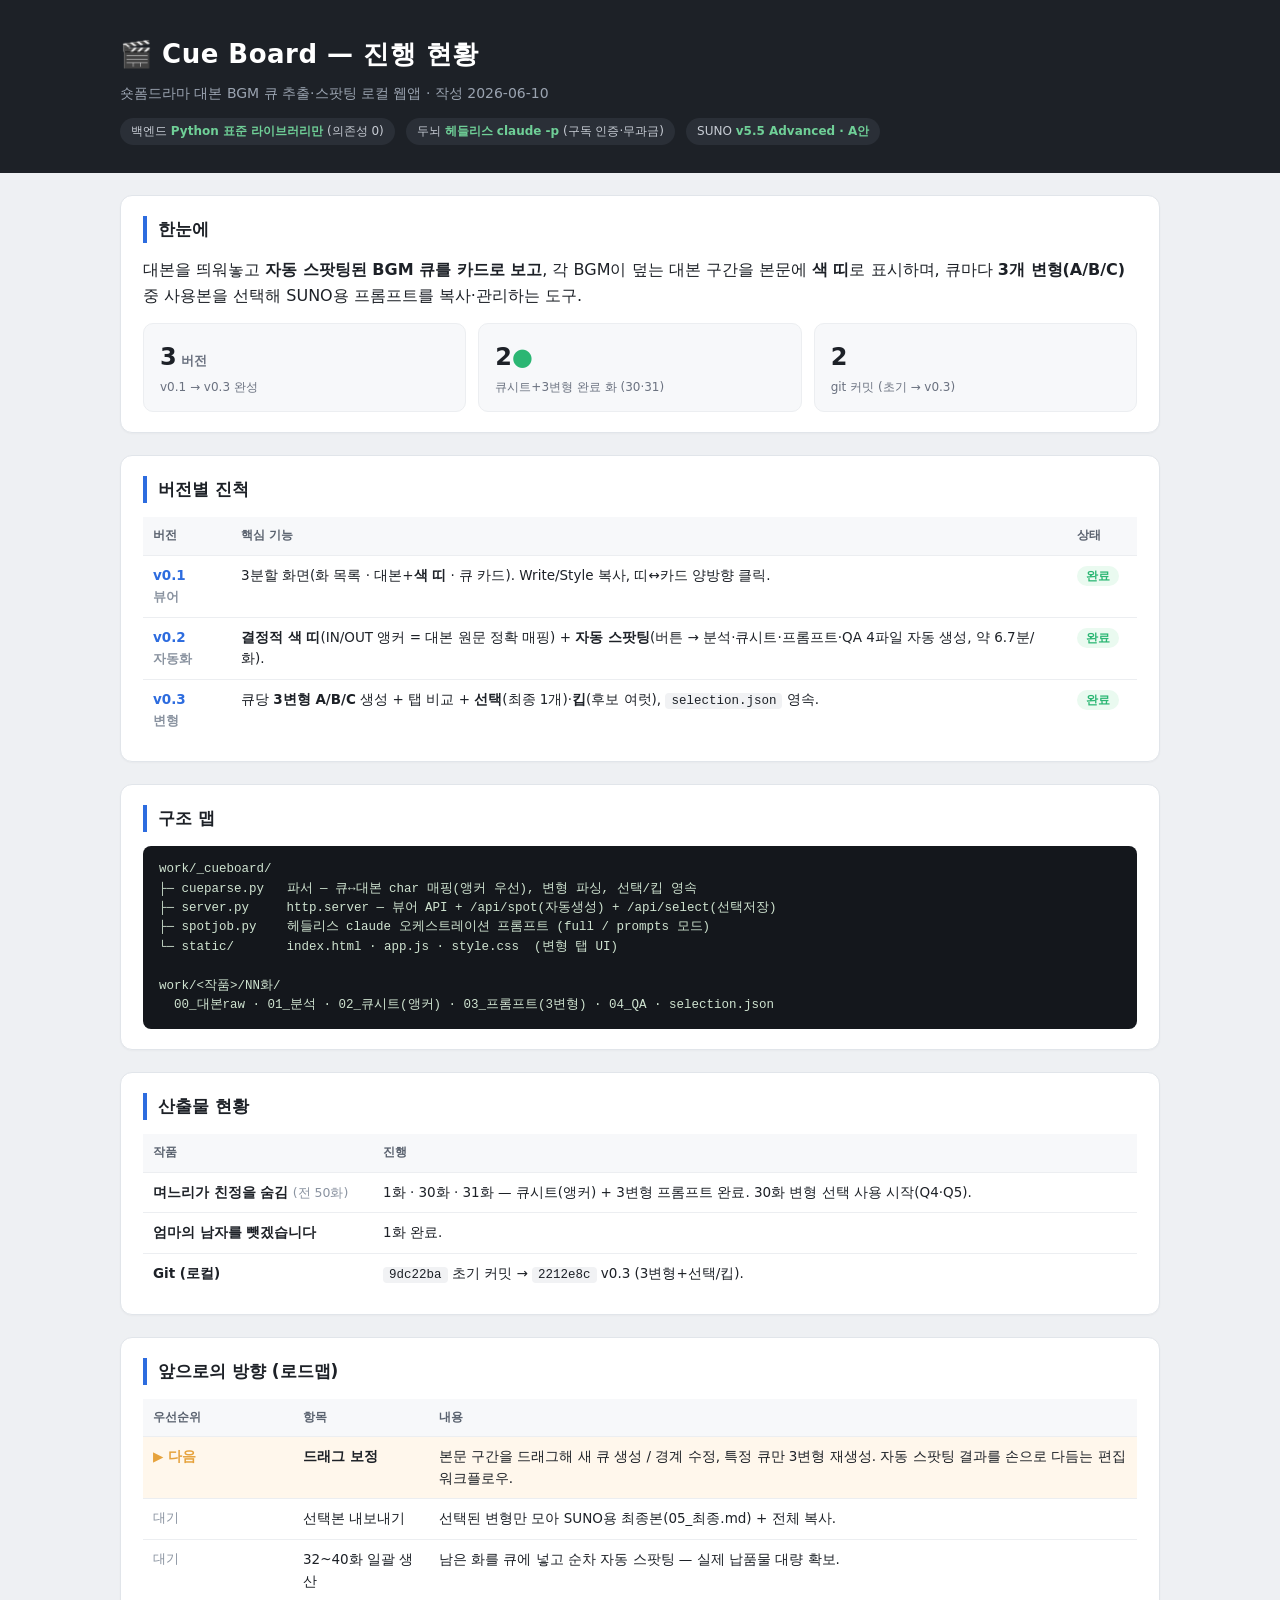
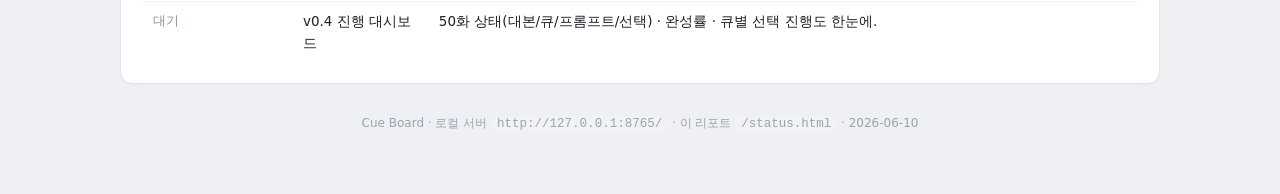
<file: work/_cueboard/static/status.html>
<!DOCTYPE html>
<html lang="ko">
<head>
<meta charset="utf-8">
<meta name="viewport" content="width=device-width, initial-scale=1">
<title>Cue Board — 진행 현황</title>
<style>
  * { box-sizing: border-box; }
  body {
    margin: 0; background: #eef0f3; color: #1d2127;
    font-family: "Segoe UI", "Malgun Gothic", system-ui, sans-serif;
    line-height: 1.6;
  }
  .wrap { max-width: 1080px; margin: 0 auto; padding: 0 20px 60px; }

  header {
    background: #1d2127; color: #fff; padding: 34px 20px 28px;
  }
  header .wrap { padding-bottom: 0; }
  h1 { margin: 0 0 6px; font-size: 26px; letter-spacing: .5px; }
  header .sub { color: #9aa3b0; font-size: 14px; margin: 0; }
  .pill {
    display: inline-block; margin-top: 14px; margin-right: 6px; padding: 4px 11px;
    background: #2a2f37; border-radius: 20px; font-size: 12px; color: #c7ccd4;
  }
  .pill b { color: #6fcf97; }

  section {
    background: #fff; border: 1px solid #e1e5ea; border-radius: 12px;
    padding: 20px 22px; margin-top: 22px; box-shadow: 0 1px 2px rgba(0,0,0,.03);
  }
  h2 {
    font-size: 17px; margin: 0 0 14px; padding-left: 11px;
    border-left: 4px solid #2d6cdf;
  }
  table { width: 100%; border-collapse: collapse; font-size: 13.5px; }
  th, td { text-align: left; padding: 9px 10px; border-bottom: 1px solid #eceef1; vertical-align: top; }
  th { background: #f7f8fa; color: #5a626f; font-size: 12px; font-weight: 700; }
  tr:last-child td { border-bottom: 0; }

  .badge { display: inline-block; padding: 1px 9px; border-radius: 20px; font-size: 11.5px; font-weight: 700; }
  .ok   { background: #eafaf0; color: #2bb673; }
  .ver  { font-weight: 800; color: #2d6cdf; white-space: nowrap; }
  .next td { background: #fff7ec; }
  .next .arrow { color: #e6a23c; font-weight: 800; }

  pre {
    background: #14171c; color: #cfe3d0; border-radius: 8px; padding: 14px 16px;
    font-family: "Consolas", "D2Coding", monospace; font-size: 12.5px;
    line-height: 1.55; overflow-x: auto; margin: 0;
  }
  .grid { display: grid; grid-template-columns: repeat(3, 1fr); gap: 12px; }
  .stat {
    background: #f7f8fa; border-radius: 10px; padding: 14px 16px; border: 1px solid #eceef1;
  }
  .stat .num { font-size: 24px; font-weight: 800; color: #1d2127; }
  .stat .lab { font-size: 12px; color: #6b7280; margin-top: 2px; }
  .stat .dot { color: #2bb673; }

  .note { font-size: 12.5px; color: #8a93a0; }
  footer { text-align: center; color: #9aa3b0; font-size: 12px; margin-top: 30px; }
  code { background: #f1f2f4; padding: 1px 6px; border-radius: 4px; font-size: 12.5px; }
  a { color: #2d6cdf; }
</style>
</head>
<body>

<header>
  <div class="wrap">
    <h1>🎬 Cue Board — 진행 현황</h1>
    <p class="sub">숏폼드라마 대본 BGM 큐 추출·스팟팅 로컬 웹앱 · 작성 2026-06-10</p>
    <span class="pill">백엔드 <b>Python 표준 라이브러리만</b> (의존성 0)</span>
    <span class="pill">두뇌 <b>헤들리스 claude -p</b> (구독 인증·무과금)</span>
    <span class="pill">SUNO <b>v5.5 Advanced · A안</b></span>
  </div>
</header>

<div class="wrap">

  <section>
    <h2>한눈에</h2>
    <p style="margin:0 0 14px">
      대본을 띄워놓고 <b>자동 스팟팅된 BGM 큐를 카드로 보고</b>, 각 BGM이 덮는 대본 구간을
      본문에 <b>색 띠</b>로 표시하며, 큐마다 <b>3개 변형(A/B/C)</b> 중 사용본을 선택해
      SUNO용 프롬프트를 복사·관리하는 도구.
    </p>
    <div class="grid">
      <div class="stat"><div class="num">3<span class="lab" style="display:inline; font-size:13px"> 버전</span></div><div class="lab">v0.1 → v0.3 완성</div></div>
      <div class="stat"><div class="num">2<span class="dot">●</span></div><div class="lab">큐시트+3변형 완료 화 (30·31)</div></div>
      <div class="stat"><div class="num">2</div><div class="lab">git 커밋 (초기 → v0.3)</div></div>
    </div>
  </section>

  <section>
    <h2>버전별 진척</h2>
    <table>
      <tr><th style="width:88px">버전</th><th>핵심 기능</th><th style="width:70px">상태</th></tr>
      <tr>
        <td class="ver">v0.1<br><span class="note">뷰어</span></td>
        <td>3분할 화면(화 목록 · 대본+<b>색 띠</b> · 큐 카드). Write/Style 복사, 띠↔카드 양방향 클릭.</td>
        <td><span class="badge ok">완료</span></td>
      </tr>
      <tr>
        <td class="ver">v0.2<br><span class="note">자동화</span></td>
        <td><b>결정적 색 띠</b>(IN/OUT 앵커 = 대본 원문 정확 매핑) + <b>자동 스팟팅</b>(버튼 → 분석·큐시트·프롬프트·QA 4파일 자동 생성, 약 6.7분/화).</td>
        <td><span class="badge ok">완료</span></td>
      </tr>
      <tr>
        <td class="ver">v0.3<br><span class="note">변형</span></td>
        <td>큐당 <b>3변형 A/B/C</b> 생성 + 탭 비교 + <b>선택</b>(최종 1개)·<b>킵</b>(후보 여럿), <code>selection.json</code> 영속.</td>
        <td><span class="badge ok">완료</span></td>
      </tr>
    </table>
  </section>

  <section>
    <h2>구조 맵</h2>
    <pre>work/_cueboard/
├─ cueparse.py   파서 — 큐↔대본 char 매핑(앵커 우선), 변형 파싱, 선택/킵 영속
├─ server.py     http.server — 뷰어 API + /api/spot(자동생성) + /api/select(선택저장)
├─ spotjob.py    헤들리스 claude 오케스트레이션 프롬프트 (full / prompts 모드)
└─ static/       index.html · app.js · style.css  (변형 탭 UI)

work/&lt;작품&gt;/NN화/
  00_대본raw · 01_분석 · 02_큐시트(앵커) · 03_프롬프트(3변형) · 04_QA · selection.json</pre>
  </section>

  <section>
    <h2>산출물 현황</h2>
    <table>
      <tr><th style="width:230px">작품</th><th>진행</th></tr>
      <tr><td><b>며느리가 친정을 숨김</b> <span class="note">(전 50화)</span></td>
          <td>1화 · 30화 · 31화 — 큐시트(앵커) + 3변형 프롬프트 완료. 30화 변형 선택 사용 시작(Q4·Q5).</td></tr>
      <tr><td><b>엄마의 남자를 뺏겠습니다</b></td>
          <td>1화 완료.</td></tr>
      <tr><td><b>Git (로컬)</b></td>
          <td><code>9dc22ba</code> 초기 커밋 → <code>2212e8c</code> v0.3 (3변형+선택/킵).</td></tr>
    </table>
  </section>

  <section>
    <h2>앞으로의 방향 (로드맵)</h2>
    <table>
      <tr><th style="width:150px">우선순위</th><th>항목</th><th>내용</th></tr>
      <tr class="next">
        <td><span class="arrow">▶ 다음</span></td>
        <td><b>드래그 보정</b></td>
        <td>본문 구간을 드래그해 새 큐 생성 / 경계 수정, 특정 큐만 3변형 재생성. 자동 스팟팅 결과를 손으로 다듬는 편집 워크플로우.</td>
      </tr>
      <tr><td class="note">대기</td><td>선택본 내보내기</td><td>선택된 변형만 모아 SUNO용 최종본(05_최종.md) + 전체 복사.</td></tr>
      <tr><td class="note">대기</td><td>32~40화 일괄 생산</td><td>남은 화를 큐에 넣고 순차 자동 스팟팅 — 실제 납품물 대량 확보.</td></tr>
      <tr><td class="note">대기</td><td>v0.4 진행 대시보드</td><td>50화 상태(대본/큐/프롬프트/선택) · 완성률 · 큐별 선택 진행도 한눈에.</td></tr>
    </table>
  </section>

  <footer>
    Cue Board · 로컬 서버 <code>http://127.0.0.1:8765/</code> · 이 리포트 <code>/status.html</code> · 2026-06-10
  </footer>

</div>
</body>
</html>
</file>
